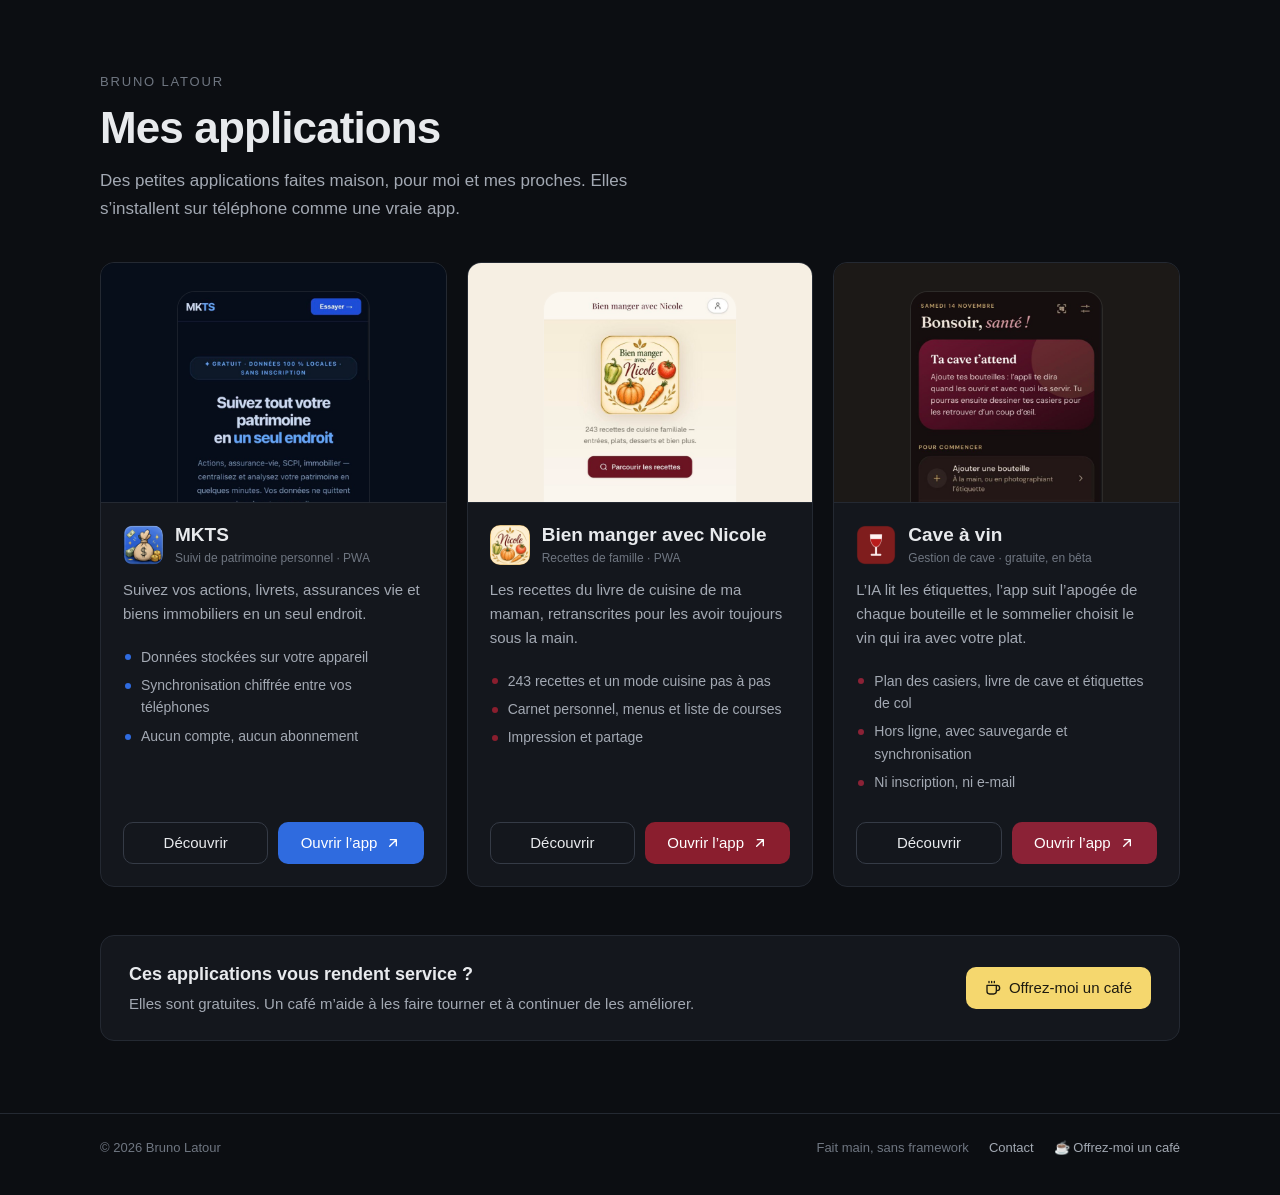
<file: index.html>
<!doctype html>
<html lang="fr">
<head>
  <meta charset="utf-8">
  <meta name="viewport" content="width=device-width, initial-scale=1">
  <title>Mes applications – Bruno Latour : patrimoine, cave à vin, recettes</title>
  <meta name="description" content="Trois applications faites maison à installer sur votre téléphone : MKTS pour suivre son patrimoine, Cave à vin pour gérer sa cave avec l’IA, et les recettes de Bien manger avec Nicole.">
  <link rel="canonical" href="https://blatourdev.github.io/">
  <meta property="og:type" content="website">
  <meta property="og:site_name" content="Applications de Bruno Latour">
  <meta property="og:locale" content="fr_FR">
  <meta property="og:url" content="https://blatourdev.github.io/">
  <meta property="og:title" content="Mes applications : patrimoine, cave à vin, recettes de famille">
  <meta property="og:description" content="Trois applications faites maison à installer sur votre téléphone : MKTS pour suivre son patrimoine, Cave à vin pour gérer sa cave avec l’IA, et les recettes de Bien manger avec Nicole.">
  <meta property="og:image" content="https://blatourdev.github.io/img/og-home.jpg">
  <meta property="og:image:width" content="1200">
  <meta property="og:image:height" content="630">
  <meta property="og:image:alt" content="Les applications de Bruno Latour : MKTS, Bien manger avec Nicole, Cave à vin">
  <meta name="twitter:card" content="summary_large_image">
  <meta name="theme-color" content="#0c0e12">
  <meta name="color-scheme" content="dark">
  <link rel="icon" type="image/png" href="img/mkts-icon.png">
  <link rel="stylesheet" href="style.css?v=3">
</head>
<body>
  <header class="wrap hero-home">
    <p class="eyebrow">Bruno Latour</p>
    <h1>Mes applications</h1>
    <p class="lead">Des petites applications faites maison, pour moi et mes proches. Elles s’installent sur téléphone comme une vraie app.</p>
  </header>

  <main class="wrap">
    <section class="grid" aria-label="Applications">

      <!-- MKTS -->
      <article class="card mkts">
        <a class="preview" href="mkts.html" aria-label="Découvrir MKTS"><img src="img/mkts.jpg" alt="" loading="lazy" width="554" height="1200"></a>
        <div class="body">
          <div class="title">
            <img src="img/mkts-icon.png" alt="" width="40" height="40">
            <div><h2><a href="mkts.html">MKTS</a></h2><p class="tag">Suivi de patrimoine personnel · PWA</p></div>
          </div>
          <p class="desc">Suivez vos actions, livrets, assurances vie et biens immobiliers en un seul endroit.</p>
          <ul class="features">
            <li>Données stockées sur votre appareil</li>
            <li>Synchronisation chiffrée entre vos téléphones</li>
            <li>Aucun compte, aucun abonnement</li>
          </ul>
          <div class="actions">
            <a class="btn btn-ghost" href="mkts.html">Découvrir</a>
            <a class="btn" href="https://mkts-pwa.vercel.app/" target="_blank" rel="noopener">Ouvrir l’app<svg viewBox="0 0 24 24" fill="none" stroke="currentColor" stroke-width="2" stroke-linecap="round" stroke-linejoin="round" aria-hidden="true"><path d="M7 17 17 7M8 7h9v9"/></svg></a>
          </div>
        </div>
      </article>

      <!-- Bien manger avec Nicole -->
      <article class="card nicole">
        <a class="preview" href="nicole.html" aria-label="Découvrir Bien manger avec Nicole"><img src="img/nicole.jpg" alt="" loading="lazy" width="554" height="1200"></a>
        <div class="body">
          <div class="title">
            <img src="img/nicole-icon.png" alt="" width="40" height="40">
            <div><h2><a href="nicole.html">Bien manger avec Nicole</a></h2><p class="tag">Recettes de famille · PWA</p></div>
          </div>
          <p class="desc">Les recettes du livre de cuisine de ma maman, retranscrites pour les avoir toujours sous la main.</p>
          <ul class="features">
            <li>243 recettes et un mode cuisine pas à pas</li>
            <li>Carnet personnel, menus et liste de courses</li>
            <li>Impression et partage</li>
          </ul>
          <div class="actions">
            <a class="btn btn-ghost" href="nicole.html">Découvrir</a>
            <a class="btn" href="https://www.bien-manger-avec-nicole.fr/" target="_blank" rel="noopener">Ouvrir l’app<svg viewBox="0 0 24 24" fill="none" stroke="currentColor" stroke-width="2" stroke-linecap="round" stroke-linejoin="round" aria-hidden="true"><path d="M7 17 17 7M8 7h9v9"/></svg></a>
          </div>
        </div>
      </article>

      <!-- Cave à vin -->
      <article class="card cave">
        <a class="preview" href="cave-a-vin.html" aria-label="Découvrir Cave à vin"><img src="img/cave.jpg" alt="" loading="lazy" width="554" height="1200"></a>
        <div class="body">
          <div class="title">
            <img src="img/cave-icon.png" alt="" width="40" height="40">
            <div><h2><a href="cave-a-vin.html">Cave à vin</a></h2><p class="tag">Gestion de cave · gratuite, en bêta</p></div>
          </div>
          <p class="desc">L’IA lit les étiquettes, l’app suit l’apogée de chaque bouteille et le sommelier choisit le vin qui ira avec votre plat.</p>
          <ul class="features">
            <li>Plan des casiers, livre de cave et étiquettes de col</li>
            <li>Hors ligne, avec sauvegarde et synchronisation</li>
            <li>Ni inscription, ni e-mail</li>
          </ul>
          <div class="actions">
            <a class="btn btn-ghost" href="cave-a-vin.html">Découvrir</a>
            <a class="btn" href="https://cave-a-vin.bruno-b49.workers.dev/" target="_blank" rel="noopener">Ouvrir l’app<svg viewBox="0 0 24 24" fill="none" stroke="currentColor" stroke-width="2" stroke-linecap="round" stroke-linejoin="round" aria-hidden="true"><path d="M7 17 17 7M8 7h9v9"/></svg></a>
          </div>
        </div>
      </article>

    </section>

    <aside class="coffee-box">
      <div>
        <h2>Ces applications vous rendent service ?</h2>
        <p>Elles sont gratuites. Un café m’aide à les faire tourner et à continuer de les améliorer.</p>
      </div>
      <a class="btn btn-coffee" href="https://buymeacoffee.com/blatourdev" target="_blank" rel="noopener">
        <svg viewBox="0 0 24 24" fill="none" stroke="currentColor" stroke-width="2" stroke-linecap="round" stroke-linejoin="round" aria-hidden="true"><path d="M17 8h1a4 4 0 0 1 0 8h-1M3 8h14v9a4 4 0 0 1-4 4H7a4 4 0 0 1-4-4zM6 2v2M10 2v2M14 2v2"/></svg>
        Offrez-moi un café
      </a>
    </aside>
  </main>

  <footer>
    <div class="wrap">
      <span>© 2026 Bruno Latour</span>
      <span class="foot-links"><span>Fait main, sans framework</span><a href="contact.html">Contact</a><a href="https://buymeacoffee.com/blatourdev" target="_blank" rel="noopener">☕ Offrez-moi un café</a></span>
    </div>
  </footer>
</body>
</html>
</file>
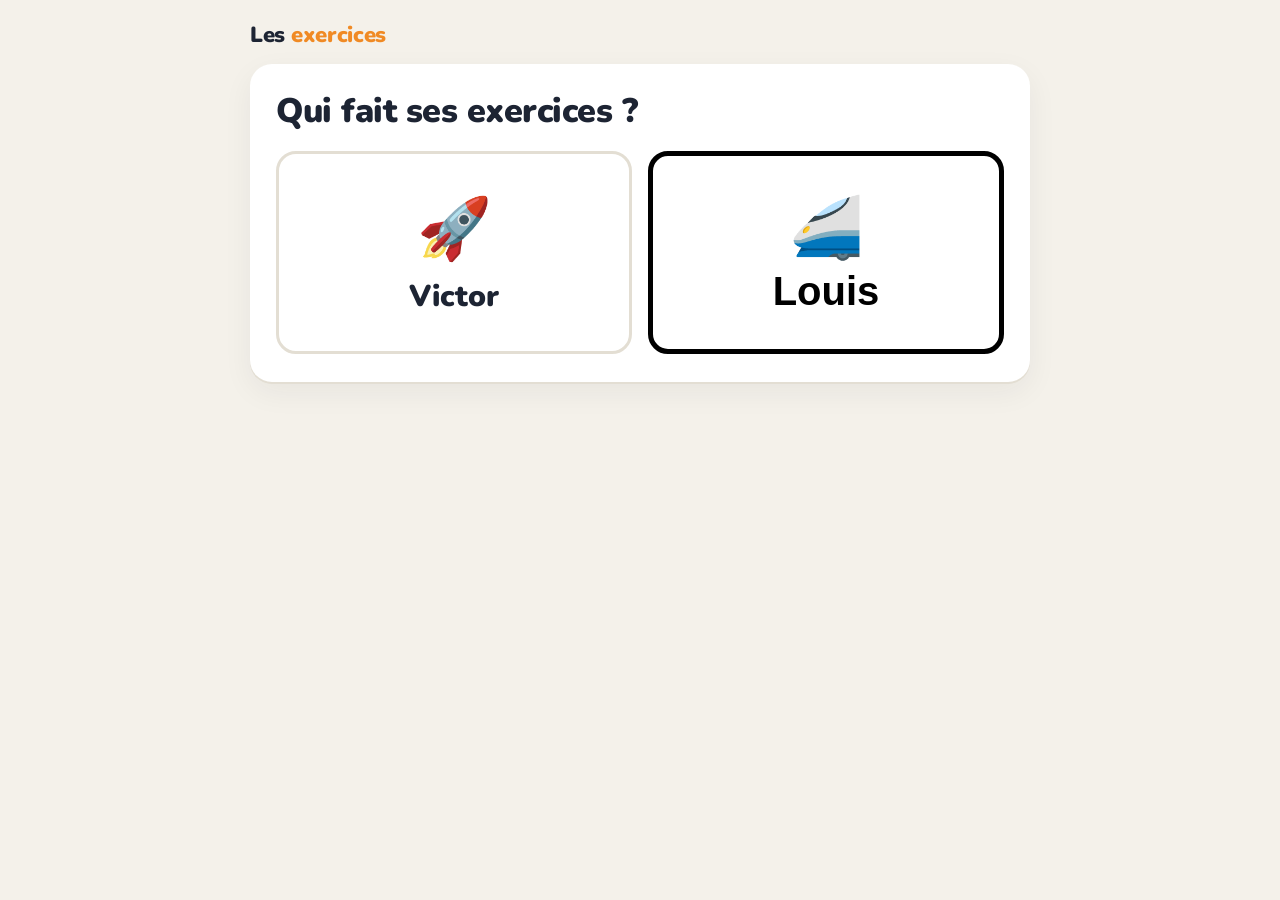
<file: exercices/index.html>
<!DOCTYPE html>
<html lang="fr">
<head>
<meta charset="utf-8">
<meta name="viewport" content="width=device-width, initial-scale=1">
<meta name="robots" content="noindex, nofollow">
<meta http-equiv="Cache-Control" content="no-cache, no-store, must-revalidate">
<meta http-equiv="Pragma" content="no-cache">
<meta http-equiv="Expires" content="0">
<title>Les exercices de Victor &amp; Louis</title>
<link rel="apple-touch-icon" id="touchIcon" href="icon-victor.png?v=2">
<link rel="icon" id="favIcon" type="image/png" href="icon-victor.png">
<meta name="apple-mobile-web-app-title" id="appTitle" content="Exercices">
<link rel="preconnect" href="https://fonts.googleapis.com">
<link href="https://fonts.googleapis.com/css2?family=Nunito:wght@500;700;800;900&display=swap" rel="stylesheet">
<style>
  :root{
    --bg:#F4F1EA; --ink:#1D2433; --muted:#5B6475; --card:#FFFFFF; --soft:#FAF8F3;
    --blue:#2457C5; --blue-dark:#173E93; --blue-soft:#E6EDFB; --orange:#F08A24; --orange-dark:#B8641A;
    --green:#1E8E4E; --green-soft:#E3F4EA; --green-ink:#14603A;
    --red:#C23B2E; --red-soft:#FBE7E4; --red-ink:#8E2A20; --hint-soft:#FFF4E5; --hint-ink:#8A4A0B; --line:#E3DED3;
    --font:"Nunito",system-ui,sans-serif;
    --fs-base:20px; --fs-prompt:26px; --fs-input:28px; --fs-btn:22px; --fs-opt:22px; --fs-h1:34px; --border:3px;
  }
  /* ---------- Mode accessible (Louis) ---------- */
  body.louis{
    --bg:#FFFFFF; --ink:#000000; --muted:#000000; --card:#FFFFFF; --soft:#FFFFFF;
    --blue:#0033A0; --blue-dark:#001F66; --blue-soft:#FFFFFF; --orange:#0033A0; --orange-dark:#001F66;
    --green-soft:#FFFFFF; --green-ink:#000000; --red-soft:#FFFFFF; --red-ink:#000000; --hint-soft:#FFFFFF; --hint-ink:#000000; --line:#000000;
    --font:Arial,Verdana,sans-serif;
    --fs-base:30px; --fs-prompt:40px; --fs-input:44px; --fs-btn:34px; --fs-opt:34px; --fs-h1:46px; --border:5px;
  }
  body.louis *{font-style:normal!important}
  body.louis .card{box-shadow:none;border:var(--border) solid #000}
  body.louis .fb{border:var(--border) solid #000}
  body.louis :focus-visible{outline:6px solid #FFB000!important;outline-offset:3px}

  *{box-sizing:border-box}
  html,body{margin:0;background:var(--bg);color:var(--ink);font-family:var(--font);-webkit-text-size-adjust:100%;font-size:var(--fs-base)}
  body{min-height:100vh;display:flex;justify-content:center;padding:20px 16px 40px}
  .wrap{width:100%;max-width:780px}
  :focus-visible{outline:4px solid var(--orange);outline-offset:2px}
  header{display:flex;align-items:center;justify-content:space-between;gap:12px;margin-bottom:14px;flex-wrap:wrap}
  .brand{font-weight:900;font-size:1.1em;letter-spacing:-.3px}
  .brand span{color:var(--orange)}
  .stats{display:flex;gap:10px;font-weight:800;font-size:.85em}
  .pill{background:var(--card);border:2px solid var(--line);border-radius:999px;padding:6px 14px;white-space:nowrap}
  .bar{height:12px;background:#E6E1D6;border-radius:99px;overflow:hidden;margin-bottom:18px}
  body.louis .bar{height:20px;background:#fff;border:3px solid #000}
  .bar i{display:block;height:100%;width:0;background:var(--blue);border-radius:99px;transition:width .4s}
  .card{background:var(--card);border-radius:22px;padding:28px 26px;box-shadow:0 2px 0 var(--line),0 10px 30px rgba(29,36,51,.06);margin-bottom:16px}
  .part{display:inline-block;font-weight:800;font-size:.7em;text-transform:uppercase;letter-spacing:.08em;color:var(--blue);background:var(--blue-soft);padding:6px 12px;border-radius:8px;margin-bottom:16px}
  body.louis .part{font-size:.8em;text-transform:none;letter-spacing:0;border:3px solid var(--blue)}
  .prompt{font-size:var(--fs-prompt);font-weight:800;line-height:1.35;margin:0 0 22px}
  .fr{display:inline-flex;flex-direction:column;align-items:center;vertical-align:middle;margin:0 4px;line-height:1.05}
  .fr b{display:block;padding:0 4px}
  .fr b:first-child{border-bottom:3px solid currentColor}
  .answer{display:flex;align-items:center;gap:14px;flex-wrap:wrap;font-size:var(--fs-prompt);font-weight:800}
  input{font:inherit;font-size:var(--fs-input);font-weight:800;text-align:center;color:var(--ink);background:var(--soft);border:var(--border) solid var(--line);border-radius:14px;padding:10px 12px;width:150px;outline:none;-webkit-appearance:none}
  body.louis input{width:220px}
  input:focus{border-color:var(--blue);background:#fff}
  .fbox{display:inline-flex;flex-direction:column;align-items:center;gap:6px}
  .fbox input{width:120px}
  .fbox .rule{width:140px;height:4px;background:var(--ink);border-radius:2px}
  .enc{display:flex;align-items:center;gap:14px;flex-wrap:wrap;font-size:1.4em;font-weight:800}
  .enc input{width:150px;text-align:center}
  .enc input.bad{border-style:dashed;border-color:var(--red)}
  body.louis .enc{gap:18px}
  .opts{display:grid;gap:12px;width:100%}
  .opt{font:inherit;font-size:var(--fs-opt);font-weight:700;text-align:left;background:var(--soft);border:var(--border) solid var(--line);border-radius:14px;padding:16px 18px;cursor:pointer;color:var(--ink);min-height:64px}
  .opt.sel{border-color:var(--blue);background:var(--blue-soft)}
  .opt.good{border-color:var(--green);background:var(--green-soft)}
  .opt.bad{border-color:var(--red);background:var(--red-soft)}
  .opt .mark{font-weight:900;margin-right:8px}
  .actions{display:flex;gap:12px;margin-top:24px;flex-wrap:wrap}
  .btn{font:inherit;font-size:var(--fs-btn);font-weight:900;border:none;border-radius:14px;padding:16px 28px;cursor:pointer;color:#fff;background:var(--blue);box-shadow:0 4px 0 var(--blue-dark);min-height:60px}
  .btn:active{transform:translateY(2px);box-shadow:0 2px 0 var(--blue-dark)}
  .btn.alt{background:#fff;color:var(--blue);border:3px solid var(--blue);box-shadow:none}
  .btn.go{background:var(--orange);box-shadow:0 4px 0 var(--orange-dark)}
  .fb{margin-top:20px;border-radius:14px;padding:16px 18px;font-size:1em;font-weight:700;line-height:1.45;display:none}
  .fb.show{display:block}
  .fb.ok{background:var(--green-soft);color:var(--green-ink)}
  .fb.ko{background:var(--red-soft);color:var(--red-ink)}
  .fb.hint{background:var(--hint-soft);color:var(--hint-ink)}
  .fb .t{font-weight:900;font-size:1.1em;display:block;margin-bottom:4px}
  h1{font-size:var(--fs-h1);font-weight:900;margin:0 0 8px;letter-spacing:-.5px;line-height:1.15}
  .lead{font-size:1em;line-height:1.5;color:var(--muted);margin:0 0 14px}
  .rules{list-style:none;padding:0;margin:18px 0 6px;display:grid;gap:10px}
  .rules li{font-size:.95em;background:var(--soft);border-radius:12px;padding:12px 14px;line-height:1.45}
  body.louis .rules li{border:3px solid #000}
  .rules li strong{color:var(--blue)}
  .end{text-align:center}
  .end .big{font-size:3.2em;font-weight:900;margin:6px 0;color:var(--blue)}
  .stars{font-size:2.3em;letter-spacing:6px;margin:6px 0 10px}
  .recap{text-align:left;margin-top:20px;display:grid;gap:8px}
  .recap div{display:flex;justify-content:space-between;gap:10px;font-size:.9em;background:var(--soft);border-radius:10px;padding:10px 14px}
  .link{font:inherit;font-size:.8em;font-weight:800;color:var(--blue);background:none;border:none;cursor:pointer;text-decoration:underline;padding:6px 0}
  .who{display:grid;grid-template-columns:1fr 1fr;gap:16px;margin-top:20px}
  .who button{font-family:"Nunito",system-ui,sans-serif;font-size:30px;font-weight:900;padding:34px 16px;border-radius:20px;cursor:pointer;border:3px solid var(--line);background:#fff;color:var(--ink)}
  .who button span{display:block;font-size:60px;margin-bottom:6px}
  .who .lo{font-family:Arial,Verdana,sans-serif;font-size:40px;border:5px solid #000;color:#000}
  .exlist{display:grid;gap:14px}
  .ex{display:flex;align-items:center;justify-content:space-between;gap:14px;text-align:left;font:inherit;background:var(--card);border:var(--border) solid var(--line);border-radius:18px;padding:20px 22px;cursor:pointer;color:var(--ink);width:100%}
  .ex.today{border-color:var(--orange)}
  body.louis .ex.today{border-color:#000;border-width:6px}
  .ex .tt{font-weight:900;font-size:1.05em;display:block}
  .ex .dd{font-size:.8em;color:var(--muted);display:block;margin-top:4px}
  .badge{display:inline-block;font-size:.65em;font-weight:900;color:#fff;background:var(--orange);border-radius:6px;padding:4px 8px;margin-bottom:6px}
  .ex .go{font-size:1.4em;font-weight:900;color:var(--blue)}
  .modal{position:fixed;inset:0;background:rgba(29,36,51,.45);display:none;align-items:center;justify-content:center;padding:16px;z-index:10}
  .modal.show{display:flex}
  .modal .card{max-width:640px;max-height:90vh;overflow:auto}
  .modal h2{margin:0 0 10px;font-size:1.3em}
  .pop{animation:pop .35s ease}
  @keyframes pop{0%{transform:scale(.97);opacity:.4}100%{transform:scale(1);opacity:1}}
  .shake{animation:shake .35s}
  @keyframes shake{25%{transform:translateX(-6px)}75%{transform:translateX(6px)}}
  body.louis .pop, body.louis .shake{animation:none}
  @media (prefers-reduced-motion:reduce){.pop,.shake{animation:none}.bar i{transition:none}}
  @media (max-width:520px){:root{--fs-prompt:22px;--fs-btn:19px}.who button{font-size:24px}}
  .sr{position:absolute;left:-9999px}
  /* ---------- Multiplication posée ---------- */
  .mult{display:inline-grid;gap:6px;font-size:var(--fs-input);font-weight:800;margin:0 auto}
  .mult .c{width:58px;height:66px;display:flex;align-items:center;justify-content:center}
  body.louis .mult .c{width:72px;height:80px}
  .mult .line{grid-column:1/-1;height:0;border-top:6px solid var(--ink);margin:2px 0}
  .mult input,body.louis .mult input{width:100%;min-width:0;height:100%;padding:0;border-radius:10px}
  .mult .car{height:52px}
  .mult .car input{font-size:.7em;border-style:solid;border-width:3px}
  .mult .bad{border-color:var(--red)!important;border-style:dashed!important;border-width:6px!important}
  .mwrap{width:100%;display:flex;justify-content:center}
</style>
</head>
<body>
<div class="wrap">
  <header id="hdr"></header>
  <div class="bar" id="barw" hidden><i id="bar"></i></div>
  <main id="app" aria-live="polite"></main>
</div>
<div class="modal" id="memo" role="dialog" aria-modal="true" aria-labelledby="memoT" onclick="if(event.target===this)closeMemo()">
  <div class="card"><h2 id="memoT">📘 À retenir</h2><ul class="rules" id="memoL"></ul>
  <div class="actions"><button class="btn" onclick="closeMemo()">J'ai compris</button></div></div>
</div>

<script>
/* =====================================================================
   EXERCICES — pour ajouter un exercice, ajouter un objet EN TÊTE de la
   liste de l'enfant (le premier = « Exercice du jour »).
   ===================================================================== */
const f=(n,d)=>`<span class="fr" aria-label="${n} sur ${d}"><b aria-hidden="true">${n}</b><b aria-hidden="true">${d}</b></span>`;

const P1="Décimal → fraction", P2="La division s'arrête ?", P3="Fraction · décimal · %", P4="Calcul de pourcentages", P5="Petits problèmes";
const C1="Les irréguliers", C2="Le radical change", C3="Les verbes en -dre";
const EXERCISES={
  victor:[
    {id:"present-3e-groupe-1", title:"Le présent du 3e groupe", date:"Mercredi 18 novembre 2026",
     memo:[
      "<strong>Terminaisons les plus fréquentes :</strong> -s, -s, -t, -ons, -ez, -ent (je dis, il dit, nous disons, ils disent).",
      "<strong>Verbes en -dre</strong> (attendre, répondre) : ils gardent le d et n'ont pas de t à il : il attend, il répond.",
      "<strong>Irréguliers :</strong> aller (je vais, tu vas, il va, nous allons, vous allez, ils vont), faire (vous faites, ils font), dire (vous dites).",
      "<strong>Le radical peut changer :</strong> prendre → nous prenons, ils prennent ; venir → je viens, ils viennent."
     ],
     parts:[C1,C2,C3],
     questions:[
      {part:C1,type:"txt",prompt:"<b>aller</b> — nous …",ans:["allons","nous allons"],hint:"Pour aller, seuls nous et vous sont « réguliers ».",expl:"nous <b>allons</b>"},
      {part:C1,type:"txt",prompt:"<b>aller</b> — ils …",ans:["vont","ils vont"],hint:"Ça ne ressemble pas du tout à « aller » !",expl:"ils <b>vont</b>"},
      {part:C1,type:"txt",prompt:"<b>faire</b> — vous …",ans:["faites","vous faites"],hint:"Comme « vous dites ».",expl:"vous <b>faites</b> (et pas « faisez » !)"},
      {part:C1,type:"txt",prompt:"<b>faire</b> — ils …",ans:["font","ils font"],hint:"Ça rime avec « ils vont ».",expl:"ils <b>font</b>"},
      {part:C1,type:"txt",prompt:"<b>dire</b> — vous …",ans:["dites","vous dites"],hint:"Comme « vous faites ».",expl:"vous <b>dites</b> (et pas « disez » !)"},
      {part:C2,type:"txt",prompt:"<b>prendre</b> — nous …",ans:["prenons","nous prenons"],hint:"Le d disparaît avec nous.",expl:"nous <b>prenons</b>"},
      {part:C2,type:"txt",prompt:"<b>prendre</b> — ils …",ans:["prennent","ils prennent"],hint:"Deux n !",expl:"ils <b>prennent</b>"},
      {part:C2,type:"txt",prompt:"<b>venir</b> — je …",ans:["viens","je viens"],hint:"Le radical devient vien-.",expl:"je <b>viens</b>"},
      {part:C2,type:"txt",prompt:"<b>venir</b> — ils …",ans:["viennent","ils viennent"],hint:"Deux n, comme « ils prennent ».",expl:"ils <b>viennent</b>"},
      {part:C2,type:"txt",prompt:"<b>voir</b> — nous …",ans:["voyons","nous voyons"],hint:"Le i devient y avec nous et vous.",expl:"nous <b>voyons</b>"},
      {part:C2,type:"txt",prompt:"<b>voir</b> — ils …",ans:["voient","ils voient"],hint:"Ici le i revient : voi-…",expl:"ils <b>voient</b>"},
      {part:C3,type:"txt",prompt:"<b>attendre</b> — il …",ans:["attend","il attend"],hint:"Le d reste, pas de t à la fin.",expl:"il <b>attend</b>"},
      {part:C3,type:"txt",prompt:"<b>attendre</b> — tu …",ans:["attends","tu attends"],hint:"Avec tu, toujours un s.",expl:"tu <b>attends</b>"},
      {part:C3,type:"txt",prompt:"<b>répondre</b> — il …",ans:["répond","il répond"],hint:"Comme « il attend ».",expl:"il <b>répond</b>"},
      {part:C3,type:"txt",prompt:"<b>répondre</b> — vous …",ans:["répondez","vous répondez"],hint:"Avec vous : -ez.",expl:"vous <b>répondez</b>"}
     ]},
    {id:"fractions-2", title:"Fractions et pourcentages (2)", date:"Mercredi 18 novembre 2026",
     memo:[
      "<strong>1.</strong> Un nombre décimal <strong>peut toujours s'écrire</strong> sous forme de fraction : 0,9 = 9/10 ; 0,45 = 45/100.",
      "<strong>2.</strong> Une fraction ne donne <strong>pas toujours</strong> un nombre décimal : 3/4 = 0,75 (la division s'arrête), mais 1/6 = 0,1666… (les 6 ne s'arrêtent jamais).",
      "<strong>3.</strong> Un pourcentage est une fraction sur 100 : 40 % = 40/100 = 0,4. Pour 40 % de 50 : 50 × 40 ÷ 100 = 20."
     ],
     parts:[P1,P2,P3,P4,P5],
     questions:[
      {part:P1,type:"frac",prompt:"Écris <u>0,9</u> sous forme de fraction.",val:0.9,hint:"9 dixièmes.",expl:"0,9 = "+f(9,10)},
      {part:P1,type:"frac",prompt:"Écris <u>0,45</u> sous forme de fraction.",val:0.45,hint:"Deux chiffres après la virgule → des centièmes.",expl:"0,45 = "+f(45,100)},
      {part:P1,type:"frac",prompt:"Écris <u>1,7</u> sous forme de fraction.",val:1.7,hint:"1,7 = 17 dixièmes.",expl:"1,7 = "+f(17,10)},
      {part:P1,type:"frac",prompt:"Écris <u>0,06</u> sous forme de fraction.",val:0.06,hint:"Attention au zéro : 6 centièmes.",expl:"0,06 = "+f(6,100)},
      {part:P1,type:"frac",prompt:"Écris <u>3,25</u> sous forme de fraction.",val:3.25,hint:"3,25 = 325 centièmes.",expl:"3,25 = "+f(325,100)+" = "+f(13,4)},
      {part:P2,type:"qcm",prompt:"Que vaut "+f(5,4)+" ?",opts:["5,4","1,25","La division ne s'arrête jamais"],ok:1,hint:"Pose 5 ÷ 4 : 5 ÷ 4 = 1 reste 1, puis 10 ÷ 4…",expl:"5 ÷ 4 = 1,25 : nombre décimal."},
      {part:P2,type:"qcm",prompt:"Que vaut "+f(1,6)+" ?",opts:["0,16","0,6","La division ne s'arrête jamais"],ok:2,hint:"Pose 1 ÷ 6 : 10 ÷ 6 = 1 reste 4, 40 ÷ 6 = 6 reste 4… et ça recommence.",expl:"1 ÷ 6 = 0,1666… : pas un nombre décimal."},
      {part:P2,type:"qcm",prompt:"Que vaut "+f(3,5)+" ?",opts:["0,6","0,35","La division ne s'arrête jamais"],ok:0,hint:"Pose 3 ÷ 5 : 30 ÷ 5 = 6.",expl:"3 ÷ 5 = 0,6 : nombre décimal."},
      {part:P2,type:"qcm",prompt:"Que vaut "+f(4,9)+" ?",opts:["0,49","La division ne s'arrête jamais","0,4"],ok:1,hint:"Pose 4 ÷ 9 : 40 ÷ 9 = 4 reste 4… et ça recommence.",expl:"4 ÷ 9 = 0,444… : pas un nombre décimal."},
      {part:P3,type:"num",prompt:f(1,2)+" = combien de % ?",val:50,unit:"%",hint:"1/2 = 0,5 = 50 centièmes.",expl:f(1,2)+" = 0,5 = 50 %"},
      {part:P3,type:"num",prompt:"0,4 = combien de % ?",val:40,unit:"%",hint:"0,4 = 0,40 = 40 centièmes.",expl:"0,4 = "+f(40,100)+" = 40 %"},
      {part:P3,type:"num",prompt:"15 % = quel nombre décimal ?",val:0.15,hint:"15 % = 15 centièmes.",expl:"15 % = "+f(15,100)+" = 0,15"},
      {part:P3,type:"num",prompt:f(3,5)+" = combien de % ?",val:60,unit:"%",hint:"3/5 = 0,6.",expl:f(3,5)+" = 0,6 = 60 %"},
      {part:P3,type:"num",prompt:"5 % = quel nombre décimal ?",val:0.05,hint:"5 centièmes : attention au zéro.",expl:"5 % = "+f(5,100)+" = 0,05"},
      {part:P4,type:"num",prompt:"10 % de 90 = ?",val:9,hint:"10 %, c'est diviser par 10.",expl:"90 ÷ 10 = 9"},
      {part:P4,type:"num",prompt:"50 % de 46 = ?",val:23,hint:"50 %, c'est la moitié.",expl:"46 ÷ 2 = 23"},
      {part:P4,type:"num",prompt:"25 % de 60 = ?",val:15,hint:"25 %, c'est le quart.",expl:"60 ÷ 4 = 15"},
      {part:P4,type:"num",prompt:"20 % de 35 = ?",val:7,hint:"10 % de 35 = 3,5. Et 20 %, le double.",expl:"35 × 20 ÷ 100 = 7"},
      {part:P4,type:"num",prompt:"30 % de 50 = ?",val:15,hint:"10 % de 50 = 5. Et 30 %, 3 fois plus.",expl:"50 × 30 ÷ 100 = 15"},
      {part:P4,type:"num",prompt:"75 % de 12 = ?",val:9,hint:"25 % de 12 = 3. Et 75 %, 3 fois plus.",expl:"12 × 75 ÷ 100 = 9"},
      {part:P5,type:"num",prompt:"Un jeu coûte 40 €. Il est soldé à −25 %. Combien coûte-t-il maintenant ?",val:30,unit:"€",hint:"Calcule 25 % de 40 €, puis enlève-le.",expl:"25 % de 40 € = 10 €. 40 − 10 = 30 €."},
      {part:P5,type:"num",prompt:"Sur 20 questions, Victor a 15 bonnes réponses. Quel pourcentage ?",val:75,unit:"%",hint:"15 sur 20 = "+f(15,20)+". Multiplie en haut et en bas par 5.",expl:f(15,20)+" = "+f(75,100)+" = 75 %"},
      {part:P5,type:"num",prompt:"Une pizza a 8 parts. Louis en mange 2. Quel pourcentage de la pizza ?",val:25,unit:"%",hint:"2 sur 8 = "+f(2,8)+" = "+f(1,4)+".",expl:f(2,8)+" = "+f(1,4)+" = 0,25 = 25 %"}
     ]},
    {id:"fractions-1", title:"Fractions, décimaux et pourcentages", date:"Lundi 16 novembre 2026",
     memo:[
      "<strong>1.</strong> Un nombre décimal <strong>peut toujours s'écrire</strong> sous forme de fraction : 0,7 = 7/10 ; 2,35 = 235/100.",
      "<strong>2.</strong> Mais une fraction ne donne <strong>pas toujours</strong> un nombre décimal : 1/4 = 0,25 (la division s'arrête), mais 1/3 = 0,3333… (les 3 ne s'arrêtent jamais).",
      "<strong>3.</strong> Un pourcentage, c'est une fraction sur 100 : 25 % = 25/100 = 0,25. Pour 25 % de 80 : 80 × 25 ÷ 100 = 20."
     ],
     parts:[P1,P2,P3,P4,P5],
     questions:[
      {part:P1,type:"frac",prompt:"Écris <u>0,7</u> sous forme de fraction.",val:0.7,hint:"0,7 = 7 dixièmes. Le dénominateur est 10.",expl:"0,7 = "+f(7,10)},
      {part:P1,type:"frac",prompt:"Écris <u>0,25</u> sous forme de fraction.",val:0.25,hint:"Deux chiffres après la virgule → des centièmes (dénominateur 100).",expl:"0,25 = "+f(25,100)+" = "+f(1,4)},
      {part:P1,type:"frac",prompt:"Écris <u>1,3</u> sous forme de fraction.",val:1.3,hint:"1,3 = 13 dixièmes.",expl:"1,3 = "+f(13,10)},
      {part:P1,type:"frac",prompt:"Écris <u>2,45</u> sous forme de fraction.",val:2.45,hint:"2,45 = 245 centièmes.",expl:"2,45 = "+f(245,100)},
      {part:P1,type:"frac",prompt:"Écris <u>0,08</u> sous forme de fraction.",val:0.08,hint:"Attention au zéro : 0,08 = 8 centièmes.",expl:"0,08 = "+f(8,100)},
      {part:P1,type:"frac",prompt:"Écris <u>3,5</u> sous forme de fraction.",val:3.5,hint:"3,5 = 35 dixièmes.",expl:"3,5 = "+f(35,10)+" = "+f(7,2)},
      {part:P2,type:"qcm",prompt:"Que vaut "+f(3,4)+" ?",opts:["0,34","0,75","La division ne s'arrête jamais"],ok:1,hint:"Pose 3 ÷ 4 : 30 ÷ 4 = 7 reste 2, puis 20 ÷ 4 = 5.",expl:"3 ÷ 4 = 0,75. La division s'arrête : c'est un nombre décimal."},
      {part:P2,type:"qcm",prompt:"Que vaut "+f(1,5)+" ?",opts:["0,15","La division ne s'arrête jamais","0,2"],ok:2,hint:"Pose 1 ÷ 5 : 10 ÷ 5 = 2.",expl:"1 ÷ 5 = 0,2. C'est un nombre décimal."},
      {part:P2,type:"qcm",prompt:"Que vaut "+f(1,3)+" ?",opts:["0,13","0,3","La division ne s'arrête jamais"],ok:2,hint:"Pose 1 ÷ 3 : 10 ÷ 3 = 3 reste 1… puis encore 10 ÷ 3 = 3 reste 1… Tu vois ?",expl:"1 ÷ 3 = 0,3333… Le reste vaut toujours 1, les 3 ne s'arrêtent jamais : 1/3 n'est <b>pas</b> un nombre décimal."},
      {part:P2,type:"qcm",prompt:"Que vaut "+f(7,2)+" ?",opts:["3,5","7,2","La division ne s'arrête jamais"],ok:0,hint:"7 ÷ 2 : la moitié de 7.",expl:"7 ÷ 2 = 3,5. C'est un nombre décimal."},
      {part:P2,type:"qcm",prompt:"Que vaut "+f(2,3)+" ?",opts:["0,23","La division ne s'arrête jamais","0,6"],ok:1,hint:"Pose 2 ÷ 3 : 20 ÷ 3 = 6 reste 2… et ça recommence.",expl:"2 ÷ 3 = 0,6666… Ça ne s'arrête jamais : pas un nombre décimal."},
      {part:P3,type:"num",prompt:f(1,4)+" = combien de % ?",val:25,unit:"%",hint:"1/4 = 0,25 = 25 centièmes.",expl:f(1,4)+" = 0,25 = 25 %"},
      {part:P3,type:"frac",prompt:"Écris <u>0,1</u> sous forme de fraction.",val:0.1,hint:"0,1 = 1 dixième.",expl:"0,1 = "+f(1,10)+" = 10 %"},
      {part:P3,type:"num",prompt:"75 % = quel nombre décimal ?",val:0.75,hint:"75 % = 75/100 = 75 centièmes.",expl:"75 % = "+f(75,100)+" = 0,75 = "+f(3,4)},
      {part:P3,type:"num",prompt:f(3,10)+" = combien de % ?",val:30,unit:"%",hint:"3/10 = 0,3 = 30/100.",expl:f(3,10)+" = 0,3 = 30 %"},
      {part:P3,type:"num",prompt:f(1,5)+" = quel nombre décimal ?",val:0.2,hint:"Pose 1 ÷ 5.",expl:f(1,5)+" = 0,2 = 20 %"},
      {part:P4,type:"num",prompt:"50 % de 30 = ?",val:15,hint:"50 %, c'est la moitié.",expl:"30 × 50 ÷ 100 = 15 (la moitié de 30)"},
      {part:P4,type:"num",prompt:"10 % de 70 = ?",val:7,hint:"10 %, c'est diviser par 10.",expl:"70 ÷ 10 = 7"},
      {part:P4,type:"num",prompt:"25 % de 80 = ?",val:20,hint:"25 %, c'est le quart : divise par 4.",expl:"80 ÷ 4 = 20"},
      {part:P4,type:"num",prompt:"20 % de 15 € = ?",val:3,unit:"€",hint:"10 % de 15, c'est 1,5. Et 20 %, c'est le double.",expl:"15 × 20 ÷ 100 = 3 €"},
      {part:P4,type:"num",prompt:"75 % de 40 = ?",val:30,hint:"25 % de 40 = 10. Et 75 %, c'est 3 fois plus.",expl:"40 × 75 ÷ 100 = 30"},
      {part:P5,type:"num",prompt:"Victor gagne 5 € en lavant la voiture. Il dépense 20 % en bonbons. Combien lui <u>reste</u>-t-il ?",val:4,unit:"€",hint:"Calcule d'abord 20 % de 5 €, puis enlève-le de 5 €.",expl:"20 % de 5 € = 1 €. Il reste 5 − 1 = 4 €."},
      {part:P5,type:"num",prompt:"Dans une classe de 25 élèves, 40 % font du sport le mercredi. Combien d'élèves ?",val:10,unit:"élèves",hint:"25 × 40 ÷ 100.",expl:"25 × 40 ÷ 100 = 10 élèves"},
      {part:P5,type:"num",prompt:"Louis a lu 3 chapitres sur 4. Quel pourcentage du livre a-t-il lu ?",val:75,unit:"%",hint:"3 sur 4, c'est "+f(3,4)+". Et 3/4 = 0,75.",expl:f(3,4)+" = 0,75 = 75 %"}
     ]}
  ],
  louis:[
    {id:"encadrer-1", title:"Encadrer un nombre", date:"Mercredi 18 novembre 2026",
     memo:[
      "<strong>Entre 2 dizaines :</strong> je regarde la dizaine avant et la dizaine après.",
      "<strong>Exemple :</strong> 630 &lt; 635 &lt; 640.",
      "<strong>Entre 2 centaines :</strong> je regarde la centaine avant et la centaine après.",
      "<strong>Exemple :</strong> 600 &lt; 635 &lt; 700."
     ],
     parts:["Entre 2 dizaines","Entre 2 centaines"],
     questions:[
      {part:"Entre 2 dizaines",type:"enc",n:247,step:10,prompt:"Encadre 247<br>entre 2 dizaines.",hint:"La dizaine avant 247 finit par 0 : 240.<br>La dizaine après : 250.",expl:"<b>240 &lt; 247 &lt; 250</b>"},
      {part:"Entre 2 dizaines",type:"enc",n:583,step:10,prompt:"Encadre 583<br>entre 2 dizaines.",hint:"La dizaine avant 583 : 580.<br>La dizaine après : 590.",expl:"<b>580 &lt; 583 &lt; 590</b>"},
      {part:"Entre 2 dizaines",type:"enc",n:718,step:10,prompt:"Encadre 718<br>entre 2 dizaines.",hint:"La dizaine avant 718 : 710.<br>La dizaine après : 720.",expl:"<b>710 &lt; 718 &lt; 720</b>"},
      {part:"Entre 2 centaines",type:"enc",n:462,step:100,prompt:"Encadre 462<br>entre 2 centaines.",hint:"Une centaine finit par 00.<br>Avant 462 : 400. Après : 500.",expl:"<b>400 &lt; 462 &lt; 500</b>"},
      {part:"Entre 2 centaines",type:"enc",n:815,step:100,prompt:"Encadre 815<br>entre 2 centaines.",hint:"Avant 815 : 800.<br>Après : 900.",expl:"<b>800 &lt; 815 &lt; 900</b>"},
      {part:"Entre 2 centaines",type:"enc",n:139,step:100,prompt:"Encadre 139<br>entre 2 centaines.",hint:"Avant 139 : 100.<br>Après : 200.",expl:"<b>100 &lt; 139 &lt; 200</b>"}
     ]},
    {id:"etre-avoir-1", title:"Être ou avoir ?", date:"Mercredi 18 novembre 2026",
     memo:[
      "<strong>Être :</strong> je suis, tu es, il est, nous sommes, vous êtes, ils sont.",
      "<strong>Avoir :</strong> j'ai, tu as, il a, nous avons, vous avez, ils ont.",
      "<strong>Astuce :</strong> regarde d'abord le petit mot devant (je, tu, il, nous, vous, ils)."
     ],
     parts:["Être ou avoir"],
     questions:[
      {part:"Être ou avoir",type:"qcm",prompt:"Je <span aria-label='trou'>……</span> content.",opts:["suis","ai","es"],ok:0,hint:"Être, avec je : je …",expl:"Je <b>suis</b> content. (verbe être)"},
      {part:"Être ou avoir",type:"qcm",prompt:"Tu <span aria-label='trou'>……</span> un chat noir.",opts:["es","as","a"],ok:1,hint:"Avoir, avec tu : tu …",expl:"Tu <b>as</b> un chat noir. (verbe avoir)"},
      {part:"Être ou avoir",type:"qcm",prompt:"Il <span aria-label='trou'>……</span> dans sa chambre.",opts:["a","es","est"],ok:2,hint:"Être, avec il : il …",expl:"Il <b>est</b> dans sa chambre. (verbe être)"},
      {part:"Être ou avoir",type:"qcm",prompt:"Nous <span aria-label='trou'>……</span> faim.",opts:["avons","sommes","ont"],ok:0,hint:"Avoir, avec nous : nous …",expl:"Nous <b>avons</b> faim. (verbe avoir)"},
      {part:"Être ou avoir",type:"qcm",prompt:"Ils <span aria-label='trou'>……</span> en vacances.",opts:["ont","sont","est"],ok:1,hint:"Être, avec ils : ils …",expl:"Ils <b>sont</b> en vacances. (verbe être)"}
     ]},
    {id:"a-ou-a-1", title:"a ou à ?", date:"Mercredi 18 novembre 2026",
     memo:[
      "<strong>a</strong> (sans accent) : c'est le verbe avoir. Je peux le remplacer par <strong>avait</strong>.",
      "<strong>à</strong> (avec accent) : je ne peux pas le remplacer par avait.",
      "<strong>Exemple :</strong> Louis a un vélo → Louis avait un vélo : ça marche, donc <strong>a</strong>."
     ],
     parts:["a ou à"],
     questions:[
      {part:"a ou à",type:"qcm",prompt:"Louis <span aria-label='trou'>……</span> un ballon.",opts:["a","à"],ok:0,hint:"Essaie : « Louis avait un ballon ». Ça marche ?",expl:"Louis avait un ballon : ça marche. Donc <b>a</b>."},
      {part:"a ou à",type:"qcm",prompt:"Je vais <span aria-label='trou'>……</span> l'école.",opts:["a","à"],ok:1,hint:"Essaie : « Je vais avait l'école ». Ça marche ?",expl:"« Je vais avait l'école » : ça ne marche pas. Donc <b>à</b>."},
      {part:"a ou à",type:"qcm",prompt:"Maman <span aria-label='trou'>……</span> froid.",opts:["a","à"],ok:0,hint:"Essaie : « Maman avait froid ». Ça marche ?",expl:"Maman avait froid : ça marche. Donc <b>a</b>."},
      {part:"a ou à",type:"qcm",prompt:"Il joue <span aria-label='trou'>……</span> la balle.",opts:["a","à"],ok:1,hint:"Essaie : « Il joue avait la balle ». Ça marche ?",expl:"« Il joue avait la balle » : ça ne marche pas. Donc <b>à</b>."},
      {part:"a ou à",type:"qcm",prompt:"Victor <span aria-label='trou'>……</span> fini ses devoirs.",opts:["a","à"],ok:0,hint:"Essaie : « Victor avait fini ses devoirs ». Ça marche ?",expl:"Victor avait fini ses devoirs : ça marche. Donc <b>a</b>."}
     ]},
    {id:"mult-2chiffres-1", title:"Multiplications à 2 chiffres", date:"Lundi 16 novembre 2026",
     memo:[
      "<strong>1.</strong> Ligne 1 : je multiplie par le chiffre des <strong>unités</strong>.",
      "<strong>2.</strong> Ligne 2 : je multiplie par le chiffre des <strong>dizaines</strong>. Je commence par écrire un <strong>0</strong> aux unités, car je multiplie des dizaines.",
      "<strong>3.</strong> J'<strong>additionne</strong> les deux lignes pour avoir le résultat.",
      "<strong>Retenues :</strong> une rangée de cases pour chaque ligne. Celle du bas sert à la ligne 1, celle du haut à la ligne 2."
     ],
     parts:["Multiplications"],
     questions:[
      {part:"Multiplications",type:"mult",a:347,b:26,
       hint:"Ligne 1 : 347 × 6. Commence par 7 × 6 = 42 : j'écris 2, je retiens 4.<br>Ligne 2 : 347 × 2, après le 0.<br>Puis additionne les deux lignes.",
       expl:"Ligne 1 : 347 × 6 = 2 082<br>Ligne 2 : 347 × 2 = 694, avec le 0 : 6 940<br>2 082 + 6 940 = 9 022<br><b>347 × 26 = 9 022</b>"},
      {part:"Multiplications",type:"mult",a:2586,b:34,
       hint:"Ligne 1 : 2 586 × 4. Commence par 6 × 4 = 24 : j'écris 4, je retiens 2.<br>Ligne 2 : 2 586 × 3, après le 0.<br>Puis additionne les deux lignes.",
       expl:"Ligne 1 : 2 586 × 4 = 10 344<br>Ligne 2 : 2 586 × 3 = 7 758, avec le 0 : 77 580<br>10 344 + 77 580 = 87 924<br><b>2 586 × 34 = 87 924</b>"},
      {part:"Multiplications",type:"mult",a:13478,b:57,
       hint:"Ligne 1 : 13 478 × 7. Commence par 8 × 7 = 56 : j'écris 6, je retiens 5.<br>Ligne 2 : 13 478 × 5, après le 0.<br>Puis additionne les deux lignes.",
       expl:"Ligne 1 : 13 478 × 7 = 94 346<br>Ligne 2 : 13 478 × 5 = 67 390, avec le 0 : 673 900<br>94 346 + 673 900 = 768 246<br><b>13 478 × 57 = 768 246</b>"}
     ]},
    {id:"mult-retenue-1", title:"Multiplications avec retenue", date:"Lundi 16 novembre 2026",
     memo:[
      "<strong>1.</strong> On commence <strong>toujours par les unités</strong>, tout à droite.",
      "<strong>2.</strong> Je multiplie le chiffre, puis <strong>j'ajoute la retenue</strong> s'il y en a une.",
      "<strong>3.</strong> Si je trouve un nombre à 2 chiffres : j'écris le chiffre des unités, et je retiens l'autre en haut de la colonne suivante.",
      "<strong>Exemple :</strong> 8 × 4 = 32. J'écris 2, je retiens 3."
     ],
     parts:["Multiplications"],
     questions:[
      {part:"Multiplications",type:"mult",a:478,b:4,
       hint:"Commence par les unités : 8 × 4 = 32. J'écris 2, je retiens 3.<br>Puis 7 × 4 = 28, plus 3 = 31.",
       expl:"8 × 4 = 32 : j'écris 2, je retiens 3.<br>7 × 4 = 28, + 3 = 31 : j'écris 1, je retiens 3.<br>4 × 4 = 16, + 3 = 19 : j'écris 19.<br><b>478 × 4 = 1 912</b>"},
      {part:"Multiplications",type:"mult",a:4857,b:3,
       hint:"Commence par les unités : 7 × 3 = 21. J'écris 1, je retiens 2.<br>Puis 5 × 3 = 15, plus 2 = 17.",
       expl:"7 × 3 = 21 : j'écris 1, je retiens 2.<br>5 × 3 = 15, + 2 = 17 : j'écris 7, je retiens 1.<br>8 × 3 = 24, + 1 = 25 : j'écris 5, je retiens 2.<br>4 × 3 = 12, + 2 = 14 : j'écris 14.<br><b>4 857 × 3 = 14 571</b>"},
      {part:"Multiplications",type:"mult",a:23769,b:5,
       hint:"Commence par les unités : 9 × 5 = 45. J'écris 5, je retiens 4.<br>Puis 6 × 5 = 30, plus 4 = 34.",
       expl:"9 × 5 = 45 : j'écris 5, je retiens 4.<br>6 × 5 = 30, + 4 = 34 : j'écris 4, je retiens 3.<br>7 × 5 = 35, + 3 = 38 : j'écris 8, je retiens 3.<br>3 × 5 = 15, + 3 = 18 : j'écris 8, je retiens 1.<br>2 × 5 = 10, + 1 = 11 : j'écris 11.<br><b>23 769 × 5 = 118 845</b>"}
     ]}
  ]
};
/* Multiplication posée : retenues (facultatives) + résultat chiffre par chiffre */
const COLS=["unités","dizaines","centaines","unités de mille","dizaines de mille","centaines de mille","unités de millions"];
const sp=n=>String(n).replace(/\B(?=(\d{3})+(?!\d))/g," ");
function multRows(q){ // lignes à remplir : partiels (si multiplicateur à 2 chiffres ou +) puis résultat
  const B=String(q.b), rows=[];
  if(B.length>1) for(let i=0;i<B.length;i++) rows.push({r:String(i),shift:i,val:String(q.a*+B[B.length-1-i]),name:"ligne "+(i+1)});
  rows.push({r:"f",shift:0,val:String(q.a*q.b),name:"résultat"});
  return rows;
}
function multExp(q,el){const row=multRows(q).find(x=>x.r===el.dataset.r), k=+el.dataset.p-row.shift; return row.val[row.val.length-1-k];}
function multGrid(q){
  const A=String(q.a), B=String(q.b), rows=multRows(q);
  const n=Math.max(A.length,B.length,...rows.map(x=>x.val.length+x.shift));
  const cell=(c,cls="")=>`<div class="c ${cls}">${c}</div>`;
  const line=()=>`<div class="line" aria-hidden="true"></div>`;
  const row=(op,fn,cls="")=>{let h=cell(op?`<span aria-hidden="true">${op}</span>`:"",cls);for(let j=0;j<n;j++)h+=fn(n-1-j);return h;};
  const inp=(cls,lab,extra="")=>`<input class="${cls}" ${extra} inputmode="numeric" maxlength="1" autocomplete="off" aria-label="${lab}">`;
  let h="";
  for(let c=B.length-1;c>=0;c--) h+=row("",p=>(p>=1&&p<A.length)?cell(inp("cy",`retenue${B.length>1?" de la ligne "+(c+1):""} au-dessus des ${COLS[p]}, facultatif`),"car"):cell("","car"),"car");
  h+=row("",p=>cell(p<A.length?`<span aria-hidden="true">${A[A.length-1-p]}</span>`:""));
  h+=row("×",p=>cell(p<B.length?`<span aria-hidden="true">${B[B.length-1-p]}</span>`:""));
  h+=line();
  rows.forEach((x,k)=>{
    if(x.r==="f"&&rows.length>1) h+=line();
    const op=(x.r!=="f"&&k===rows.length-2)?"+":"";
    h+=row(op,p=>{
      if(p<x.shift) return cell(`<span aria-label="zéro déjà écrit">0</span>`);
      if(p<x.shift+x.val.length) return cell(inp("res",`${x.name}, chiffre des ${COLS[p]}`,`data-r="${x.r}" data-p="${p}"`));
      return cell("");
    });
  });
  return `<div class="mwrap"><div class="mult" style="grid-template-columns:repeat(${n+1},auto)">${h}</div></div>`;
}
const KIDS={victor:{name:"Victor",emoji:"🚀"},louis:{name:"Louis",emoji:"🚄"}};

/* ===================== Moteur ===================== */
const app=document.getElementById("app"), hdr=document.getElementById("hdr"), barw=document.getElementById("barw");
let kid=null, ex=null, i=-1, score=0, streak=0, best=0, tries=0, done=false, sel=null, perPart={};
/* Compte rendu pour papa : envoyé au Worker Cloudflare « exercices » (base D1) en fin de partie */
const RESULTS_URL="https://exercices.bruno-b49.workers.dev/score";
let t0=0, hints=0, given=0, errs=[], sent=false;
const plain=h=>{const d=document.createElement("div");d.innerHTML=String(h).replace(/<br\s*\/?>/gi," ");return d.textContent.replace(/\s+/g," ").trim().slice(0,200)};
function given_answer(q){
  const v=id=>{const e=document.getElementById(id);return e?e.value.trim():""};
  if(q.type==="frac") return v("n")+"/"+v("d");
  if(q.type==="enc") return v("lo")+" < "+q.n+" < "+v("hi");
  if(q.type==="txt"||q.type==="num") return v("v");
  if(q.type==="mult") return [...document.querySelectorAll("#card .res[data-r='f']")].map(c=>c.value).join("")||"(grille)";
  return sel!==null&&q.opts?plain(q.opts[sel]):"";
}
function store(k,f){try{const a=JSON.parse(localStorage.getItem(k)||"[]");const r=f(a);localStorage.setItem(k,JSON.stringify(r));}catch(e){}}
function post(d){return fetch(RESULTS_URL,{method:"POST",headers:{"Content-Type":"text/plain"},body:JSON.stringify(d),keepalive:true}).then(r=>{if(!r.ok)throw 0;})}
function flushQueue(){
  let q=[];try{q=JSON.parse(localStorage.getItem("exo_queue")||"[]")}catch(e){}
  if(!q.length) return;
  try{localStorage.setItem("exo_queue","[]")}catch(e){}
  q.forEach(d=>post(d).catch(()=>store("exo_queue",a=>a.concat([d]).slice(-50))));
}
function sendResult(finished){
  if(sent||!ex||i<0) return; sent=true;
  const d={enfant:kid, exercice_id:ex.id, exercice_titre:ex.title, score, total:ex.questions.length*2,
    indices:hints, reponses_donnees:given, duree_s:Math.round((Date.now()-t0)/1000), erreurs:errs, termine:finished,
    questions_faites:finished?ex.questions.length:i, joue_le:new Date().toISOString()};
  store("exo_history",a=>a.concat([d]).slice(-200));
  const st=document.getElementById("sendst");
  post(d).then(()=>{if(st)st.textContent="✔ Ton score est envoyé à papa."})
    .catch(()=>{store("exo_queue",a=>a.concat([d]).slice(-50)); if(st)st.textContent="Score gardé sur l'iPad : il sera envoyé à papa plus tard.";});
}
function quitEx(){ if(ex&&i>=0&&i<ex.questions.length) sendResult(false); kidHome(); }
const num=s=>{s=String(s).replace(/\s|€|%|élèves/g,"").replace(",",".");if(s===""||isNaN(s))return null;return parseFloat(s)};
const norm=s=>String(s).toLowerCase().replace(/[’`]/g,"'").replace(/\s+/g," ").trim();
const eq=(a,b)=>Math.abs(a-b)<1e-9;
const L=()=>kid==="louis";

function route(){
  const h=(location.hash||"").replace("#","");
  kid=KIDS[h]?h:null; ex=null;
  const ic=(kid?"icon-"+kid+".png":"icon-victor.png")+"?v=2";
  document.getElementById("touchIcon").href=ic; document.getElementById("favIcon").href=ic;
  document.getElementById("appTitle").content=kid?"Exos "+KIDS[kid].name:"Exercices";
  document.title=kid?"Exos "+KIDS[kid].name:"Les exercices de Victor & Louis";
  document.body.classList.toggle("louis",kid==="louis");
  kid?kidHome():home();
}
window.addEventListener("hashchange",route);

function setHeader(withStats){
  const name=kid?KIDS[kid].name:"";
  hdr.innerHTML=`<div class="brand">${kid?"Les exercices de <span>"+name+"</span>":"Les <span>exercices</span>"}</div>`+
    (withStats?`<div class="stats" aria-label="Score"><div class="pill" id="pts">⭐ 0</div><div class="pill" id="streak">🔥 0</div></div>`:"");
  barw.hidden=!withStats;
}
function home(){
  setHeader(false);
  app.innerHTML=`<div class="card pop"><h1>Qui fait ses exercices ?</h1>
    <div class="who"><button onclick="location.hash='victor'"><span aria-hidden="true">🚀</span>Victor</button>
    <button class="lo" onclick="location.hash='louis'"><span aria-hidden="true">🚄</span>Louis</button></div></div>`;
}
function kidHome(){
  setHeader(false);
  const list=EXERCISES[kid];
  let body;
  if(!list.length){
    body=`<div class="card pop"><h1>Bonjour ${KIDS[kid].name} ! 👋</h1>
      <p class="lead">Ton espace est prêt.</p><p class="lead">Papa va bientôt ajouter ton premier exercice ici.</p></div>`;
  } else {
    body=`<div class="card pop"><h1>Salut ${KIDS[kid].name} ! 👋</h1><p class="lead">Choisis ton exercice.</p>
      <div class="exlist">${list.map((e,k)=>`<button class="ex ${k===0?"today":""}" onclick="startEx(${k})">
        <span>${k===0?`<span class="badge">Exercice du jour</span>`:""}<span class="tt">${e.title}</span><span class="dd">${e.date} · ${e.questions.length} questions</span></span>
        <span class="go" aria-hidden="true">→</span></button>`).join("")}</div></div>`;
  }
  app.innerHTML=body+`<p style="text-align:center"><button class="link" onclick="location.hash=''">Changer d'élève</button></p>`;
}
function startEx(k){
  ex=EXERCISES[kid][k]; i=-1; score=0; streak=0; best=0; perPart={}; t0=0; hints=0; given=0; errs=[]; sent=false;
  document.getElementById("memoL").innerHTML=ex.memo.map(m=>`<li>${m}</li>`).join("");
  setHeader(true); hud();
  app.innerHTML=`<div class="card pop"><div class="part">${ex.date}</div><h1>${ex.title}</h1>
    <p class="lead">${ex.questions.length} questions. Bonne réponse du premier coup : <b>⭐⭐</b>. Au deuxième essai : <b>⭐</b>. Enchaîne les bonnes réponses pour faire monter ta série 🔥.</p>
    <p class="lead">Tu peux poser tes calculs sur un brouillon. Avant de commencer, relis l'essentiel :</p>
    <ul class="rules">${ex.memo.map(m=>`<li>${m}</li>`).join("")}</ul>
    <div class="actions"><button class="btn go" onclick="next()">C'est parti ! 🚀</button></div></div>
    <p style="text-align:center"><button class="link" onclick="kidHome()">← Mes exercices</button></p>`;
}
function hud(){
  if(!ex) return;
  document.getElementById("pts").textContent="⭐ "+score;
  document.getElementById("streak").textContent="🔥 "+streak;
  document.getElementById("bar").style.width=(Math.max(0,i)/ex.questions.length*100)+"%";
}
function next(){
  const Q=ex.questions;
  i++; tries=0; done=false; sel=null; hud(); if(i===0) t0=Date.now();
  if(i>=Q.length) return finish();
  const q=Q[i]; let ans="";
  if(q.type==="frac") ans=`<div class="fbox"><input id="n" inputmode="numeric" aria-label="numérateur, le nombre du haut" autocomplete="off"><div class="rule" aria-hidden="true"></div><input id="d" inputmode="numeric" aria-label="dénominateur, le nombre du bas" autocomplete="off"></div>`;
  else if(q.type==="enc") ans=`<div class="enc"><input id="lo" inputmode="numeric" maxlength="4" autocomplete="off" aria-label="le nombre avant, plus petit que ${q.n}"><span aria-hidden="true">&lt;</span><b>${q.n}</b><span aria-hidden="true">&lt;</span><input id="hi" inputmode="numeric" maxlength="4" autocomplete="off" aria-label="le nombre après, plus grand que ${q.n}"></div>`;
  else if(q.type==="txt") ans=`<input id="v" autocapitalize="off" autocorrect="off" spellcheck="false" aria-label="ta réponse" autocomplete="off" style="width:min(100%,360px)">`;
  else if(q.type==="num") ans=`<input id="v" inputmode="decimal" aria-label="ta réponse" autocomplete="off">${q.unit?`<span>${q.unit}</span>`:""}`;
  else if(q.type==="mult"){ q.prompt=`Calcule : ${sp(q.a)} × ${q.b}<br>Commence par la droite.`+(String(q.b).length>1?"<br>Puis additionne les lignes.":""); ans=multGrid(q); }
  else ans=`<div class="opts" role="group" aria-label="Choisis une réponse">${q.opts.map((o,k)=>`<button class="opt" data-k="${k}" aria-pressed="false" onclick="pick(${k})"><span class="mark"></span>${o}</button>`).join("")}</div>`;
  app.innerHTML=`<div class="card pop" id="card">
    <div class="part">${q.part} · ${i+1}/${Q.length}</div>
    <p class="prompt">${q.prompt}</p>
    <div class="answer">${ans}</div>
    <div class="fb" id="fb" role="status"></div>
    <div class="actions"><button class="btn" id="ok" onclick="check()">Valider</button></div></div>
    <p style="text-align:center"><button class="link" onclick="openMemo()">📘 Revoir « À retenir »</button> &nbsp; <button class="link" onclick="quitEx()">Quitter</button></p>`;
  const ord=q.type==="mult"?[...document.querySelectorAll("#card .res")].sort((x,y)=>((x.dataset.r==="f"?99:+x.dataset.r)-(y.dataset.r==="f"?99:+y.dataset.r))||(x.dataset.p-y.dataset.p)):[];
  const first=q.type==="mult"?ord[0]:document.querySelector("#card input"); if(first) setTimeout(()=>first.focus(),50);
  if(q.type==="mult") document.querySelectorAll("#card .mult input").forEach(el=>el.addEventListener("input",()=>{
    el.value=el.value.replace(/\D/g,"").slice(-1); el.classList.remove("bad");
    if(el.value&&el.classList.contains("res")){const nx=ord[ord.indexOf(el)+1]; if(nx) nx.focus();}
  }));
  document.querySelectorAll("#card input").forEach(el=>el.addEventListener("keydown",e=>{if(e.key==="Enter"){e.preventDefault();done?next():check()}}));
}
function pick(k){ if(done) return; sel=k; document.querySelectorAll(".opt").forEach(b=>{const on=+b.dataset.k===k;b.classList.toggle("sel",on);b.setAttribute("aria-pressed",on)}); }
function check(){
  if(done) return next();
  const q=ex.questions[i]; let good=false, empty=false;
  if(q.type==="frac"){const n=num(document.getElementById("n").value), d=num(document.getElementById("d").value);
    if(n===null||d===null) empty=true; else good=d!==0&&eq(n/d,q.val);}
  else if(q.type==="enc"){const a=num(document.getElementById("lo").value), b=num(document.getElementById("hi").value);
    if(a===null||b===null) empty=true; else { const st=q.step, lo=Math.floor(q.n/st)*st; good=a===lo&&b===lo+st;
      document.getElementById("lo").classList.toggle("bad",a!==lo); document.getElementById("hi").classList.toggle("bad",b!==lo+st);} }
  else if(q.type==="txt"){const v=norm(document.getElementById("v").value); if(v==="") empty=true; else good=q.ans.some(a=>norm(a)===v);}
  else if(q.type==="num"){const v=num(document.getElementById("v").value); if(v===null) empty=true; else good=eq(v,q.val);}
  else if(q.type==="mult"){const R=String(q.a*q.b), cells=[...document.querySelectorAll("#card .res")];
    if(cells.some(c=>c.value==="")) empty=true;
    else { good=cells.every(c=>c.value===multExp(q,c));
      cells.forEach(c=>{const bad=c.value!==multExp(q,c); c.classList.toggle("bad",bad); c.setAttribute("aria-invalid",bad)}); } }
  else { if(sel===null) empty=true; else good=sel===q.ok; }
  const fb=document.getElementById("fb");
  if(empty){fb.className="fb show hint";fb.innerHTML="<span class='t'>✏️ Il manque ta réponse</span>";return;}
  tries++;
  if(!good) errs.push({n:i+1, partie:q.part, question:plain(q.prompt), essai:tries, reponse:given_answer(q)});
  if(good){
    const g=tries===1?2:1; score+=g; streak++; best=Math.max(best,streak);
    perPart[q.part]=(perPart[q.part]||0)+g;
    const cheers=["Bravo !","Excellent !","Parfait !","Trop fort !","Bien joué !","Yes !"];
    fb.className="fb show ok";fb.innerHTML=`<span class='t'>✔ ${cheers[Math.floor(Math.random()*cheers.length)]} ${g===2?"⭐⭐":"⭐"}</span>${q.expl}`;
    finishQ();
  } else if(tries===1){
    streak=0; hints++;
    fb.className="fb show hint";fb.innerHTML=`<span class='t'>✘ Pas tout à fait… Un indice :</span>${q.type==="mult"?"Les cases en pointillés sont fausses.<br>":""}${q.hint}`;
    const c=document.getElementById("card"); c.classList.remove("shake"); void c.offsetWidth; c.classList.add("shake");
    if(q.type==="qcm"){const b=document.querySelector(`.opt[data-k="${sel}"]`);b.classList.add("bad");b.querySelector(".mark").textContent="✘";sel=null;document.querySelectorAll(".opt").forEach(x=>{x.classList.remove("sel");x.setAttribute("aria-pressed","false")});}
  } else {
    streak=0; given++;
    fb.className="fb show ko";fb.innerHTML=`<span class='t'>✘ La bonne réponse :</span>${q.expl}`;
    if(q.type==="mult"){document.querySelectorAll("#card .res").forEach(c=>{c.value=multExp(q,c);c.classList.remove("bad")});}
    finishQ();
  }
  hud();
}
function finishQ(){
  done=true; const q=ex.questions[i];
  document.querySelectorAll("#card input").forEach(el=>el.disabled=true);
  if(q.type==="qcm") document.querySelectorAll(".opt").forEach(b=>{if(+b.dataset.k===q.ok){b.classList.add("good");b.querySelector(".mark").textContent="✔"}b.disabled=true});
  const ok=document.getElementById("ok"); ok.textContent=i===ex.questions.length-1?"Voir mon score 🏁":"Suivant →"; ok.classList.add("go"); ok.focus();
}
function finish(){
  const Q=ex.questions, max=Q.length*2, pct=Math.round(score/max*100);
  const stars=pct>=90?"⭐⭐⭐":pct>=70?"⭐⭐☆":pct>=45?"⭐☆☆":"☆☆☆";
  const msg=pct>=90?"Champion ! 🏆":pct>=70?"Très bon travail, tu maîtrises bien !":pct>=45?"Pas mal ! Relis « À retenir » et réessaie.":"Courage ! Relis « À retenir », puis recommence : ça va rentrer.";
  const parts=(ex.parts||[]).map(p=>{const n=Q.filter(q=>q.part===p).length*2;return `<div><span>${p}</span><b>${perPart[p]||0} / ${n} ⭐</b></div>`}).join("");
  app.innerHTML=`<div class="card end pop">
    <div class="part">Exercice terminé</div>
    <div class="stars" aria-hidden="true">${stars}</div>
    <div class="big">${score} / ${max}</div>
    <p style="font-weight:800;margin:0 0 4px">${msg}</p>
    <p class="lead" style="margin:0">Meilleure série : 🔥 ${best}</p>
    <div class="recap">${parts}</div>
    <p class="lead" style="margin-top:18px" id="sendst" role="status">Envoi du score à papa…</p>
    <div class="actions" style="justify-content:center"><button class="btn alt" onclick="startEx(EXERCISES[kid].indexOf(ex))">Recommencer</button><button class="btn" onclick="kidHome()">Mes exercices</button></div></div>`;
  document.getElementById("bar").style.width="100%";
  sendResult(true);
}
function openMemo(){document.getElementById("memo").classList.add("show")}
function closeMemo(){document.getElementById("memo").classList.remove("show")}
route();
flushQueue();
window.addEventListener("online",flushQueue);

/* Mise à jour automatique (raccourci écran d'accueil iPad) :
   changer VERSION à chaque modification de la page. */
const VERSION="2026-11-18d";
function checkUpdate(){
  if(ex) return; // ne pas interrompre un exercice en cours
  fetch(location.pathname+"?nocache="+Date.now(),{cache:"no-store"}).then(r=>r.text()).then(t=>{
    const m=t.match(/const VERSION="([^"]+)"/); if(!m||m[1]===VERSION) return;
    let tried=null; try{tried=sessionStorage.getItem("upd")}catch(e){}
    if(tried===m[1]) return;
    try{sessionStorage.setItem("upd",m[1])}catch(e){}
    location.replace(location.pathname+"?v="+encodeURIComponent(m[1])+location.hash);
  }).catch(()=>{});
}
checkUpdate();
document.addEventListener("visibilitychange",()=>{if(document.visibilityState==="visible")checkUpdate()});
window.addEventListener("pageshow",e=>{if(e.persisted)checkUpdate()});
</script>
</body>
</html>
</file>
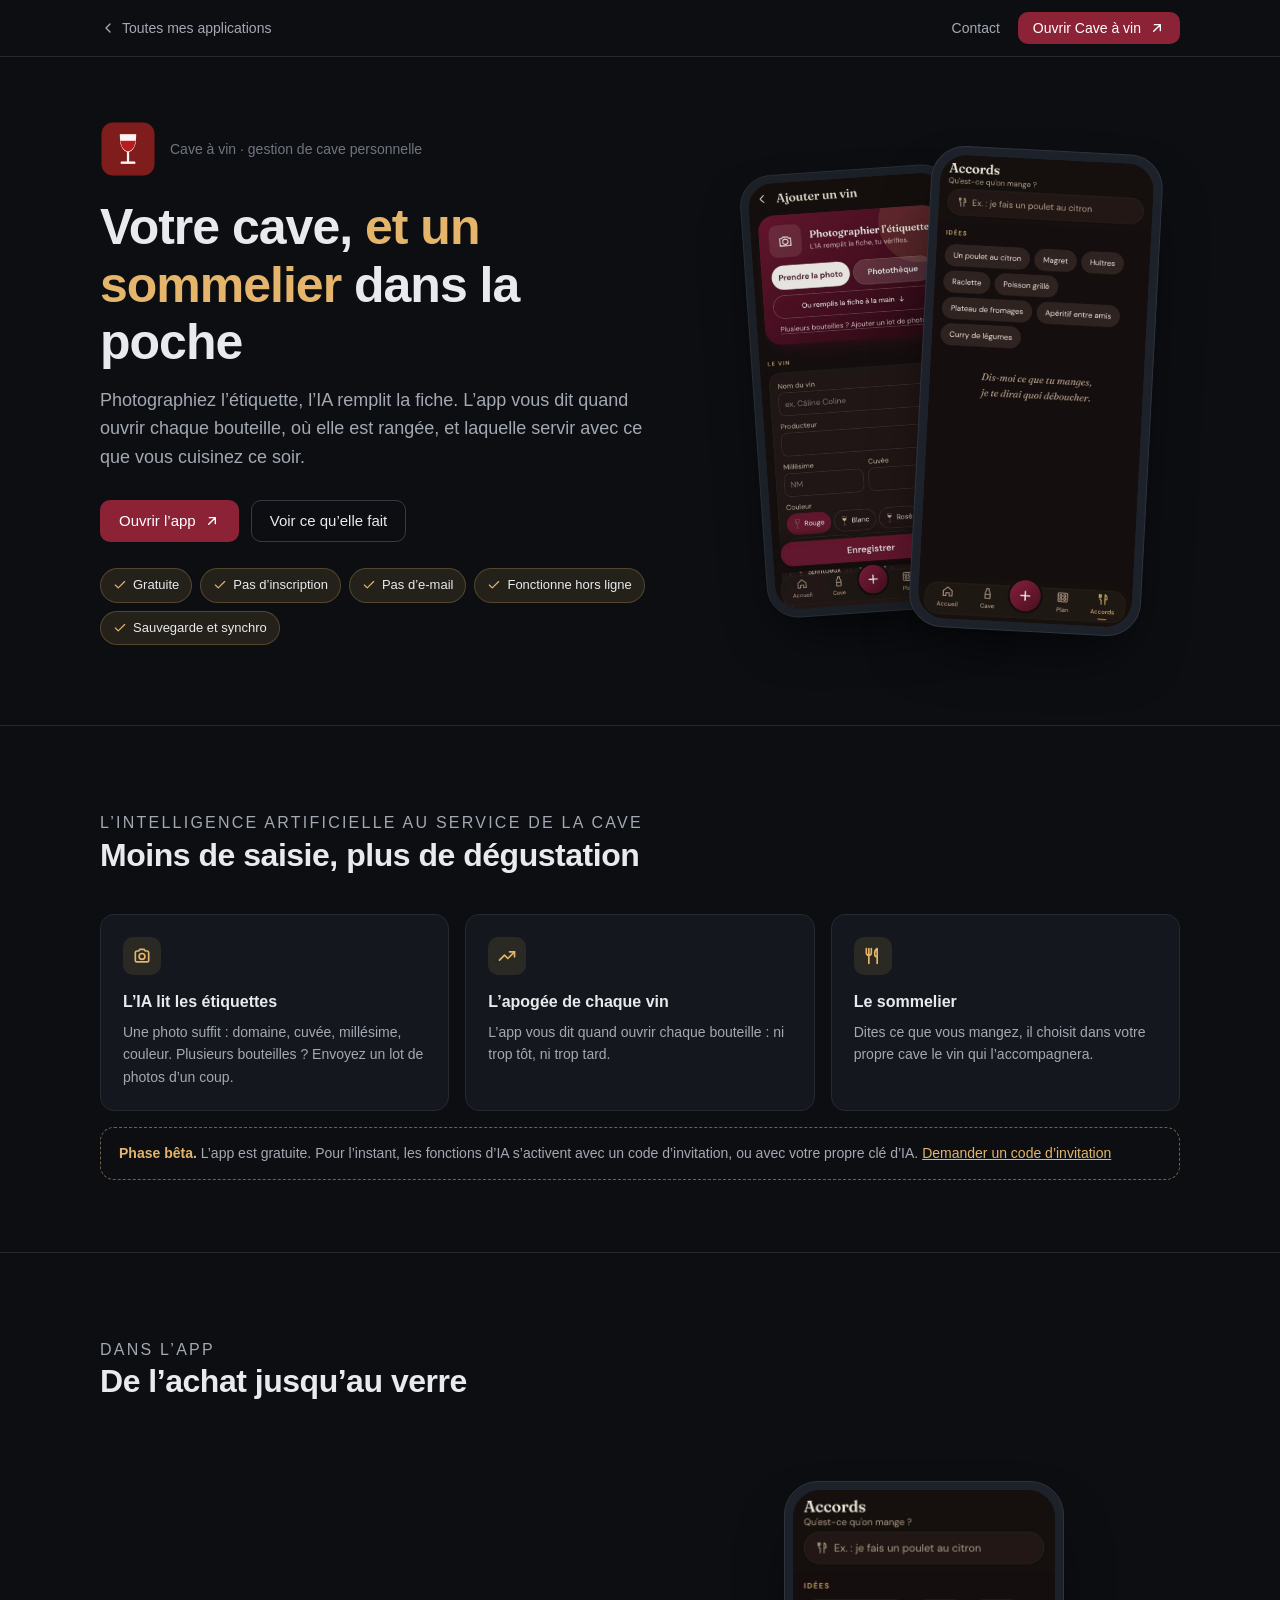
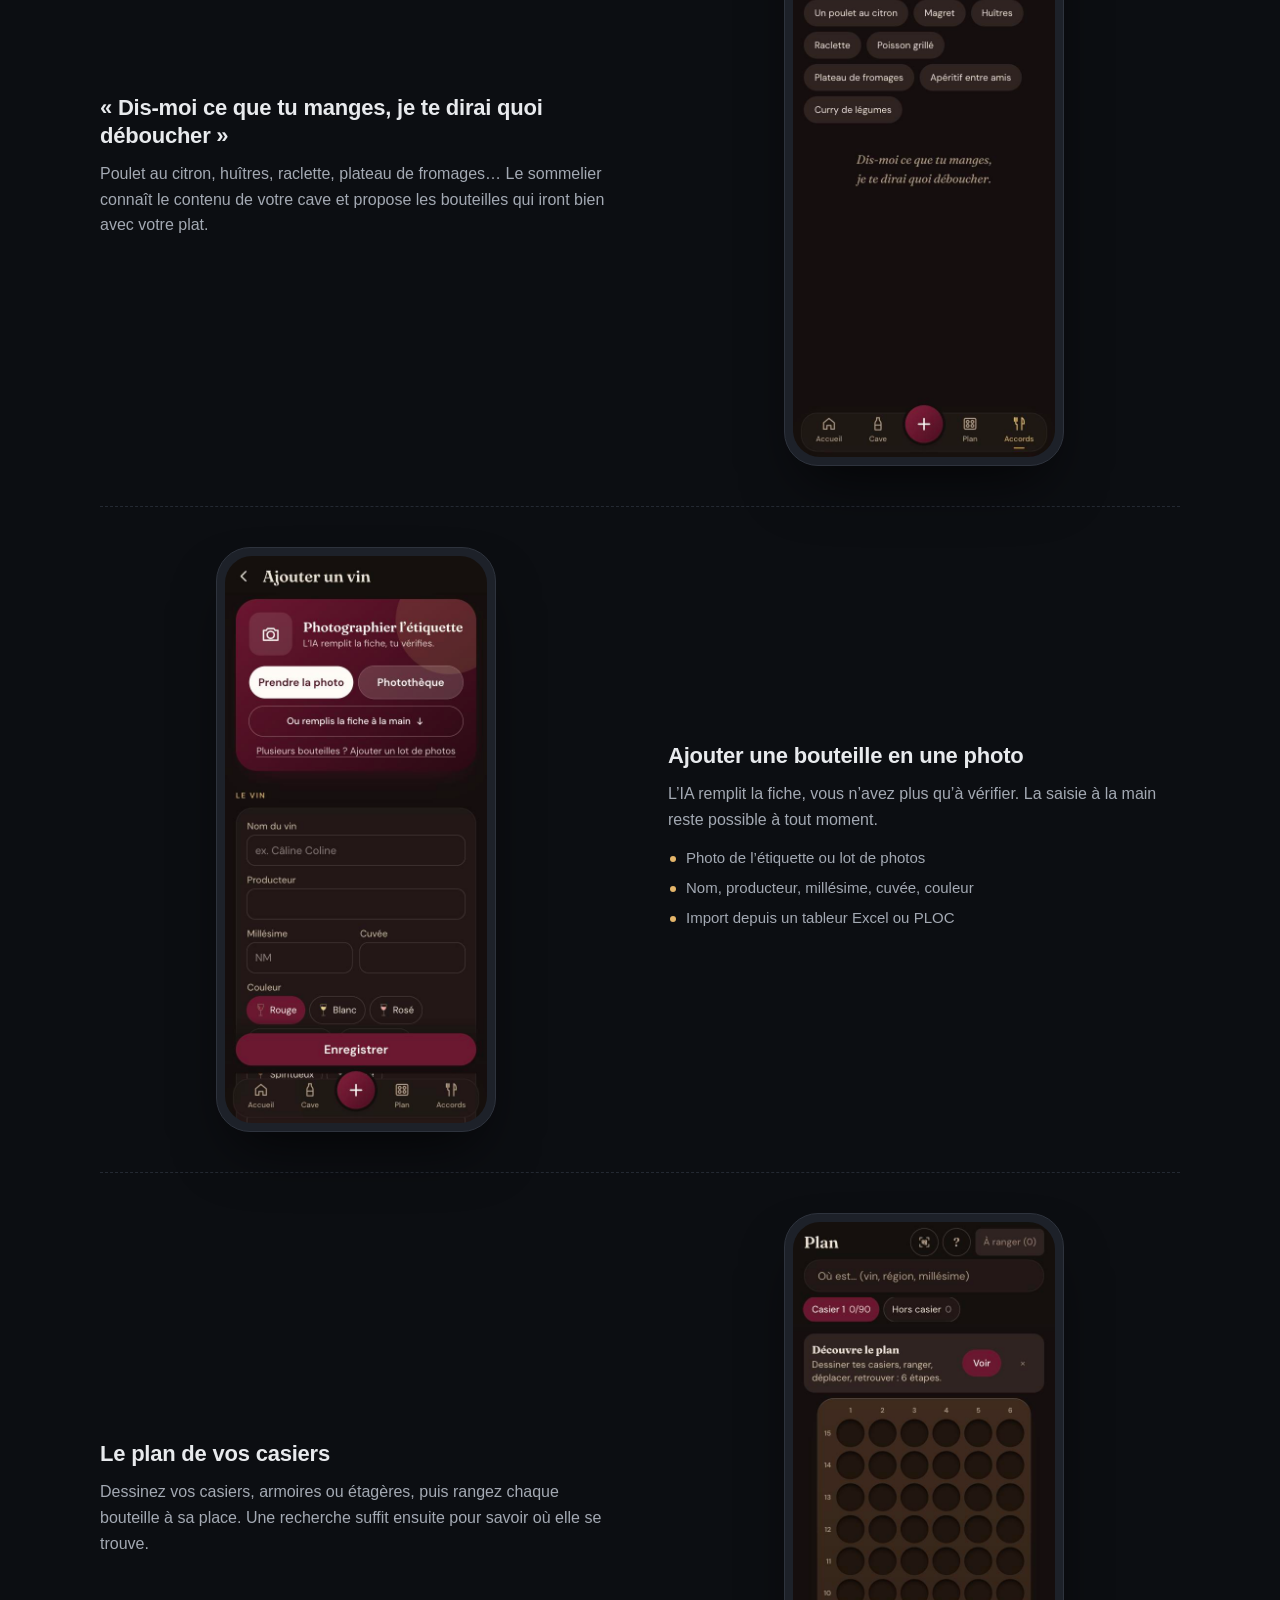
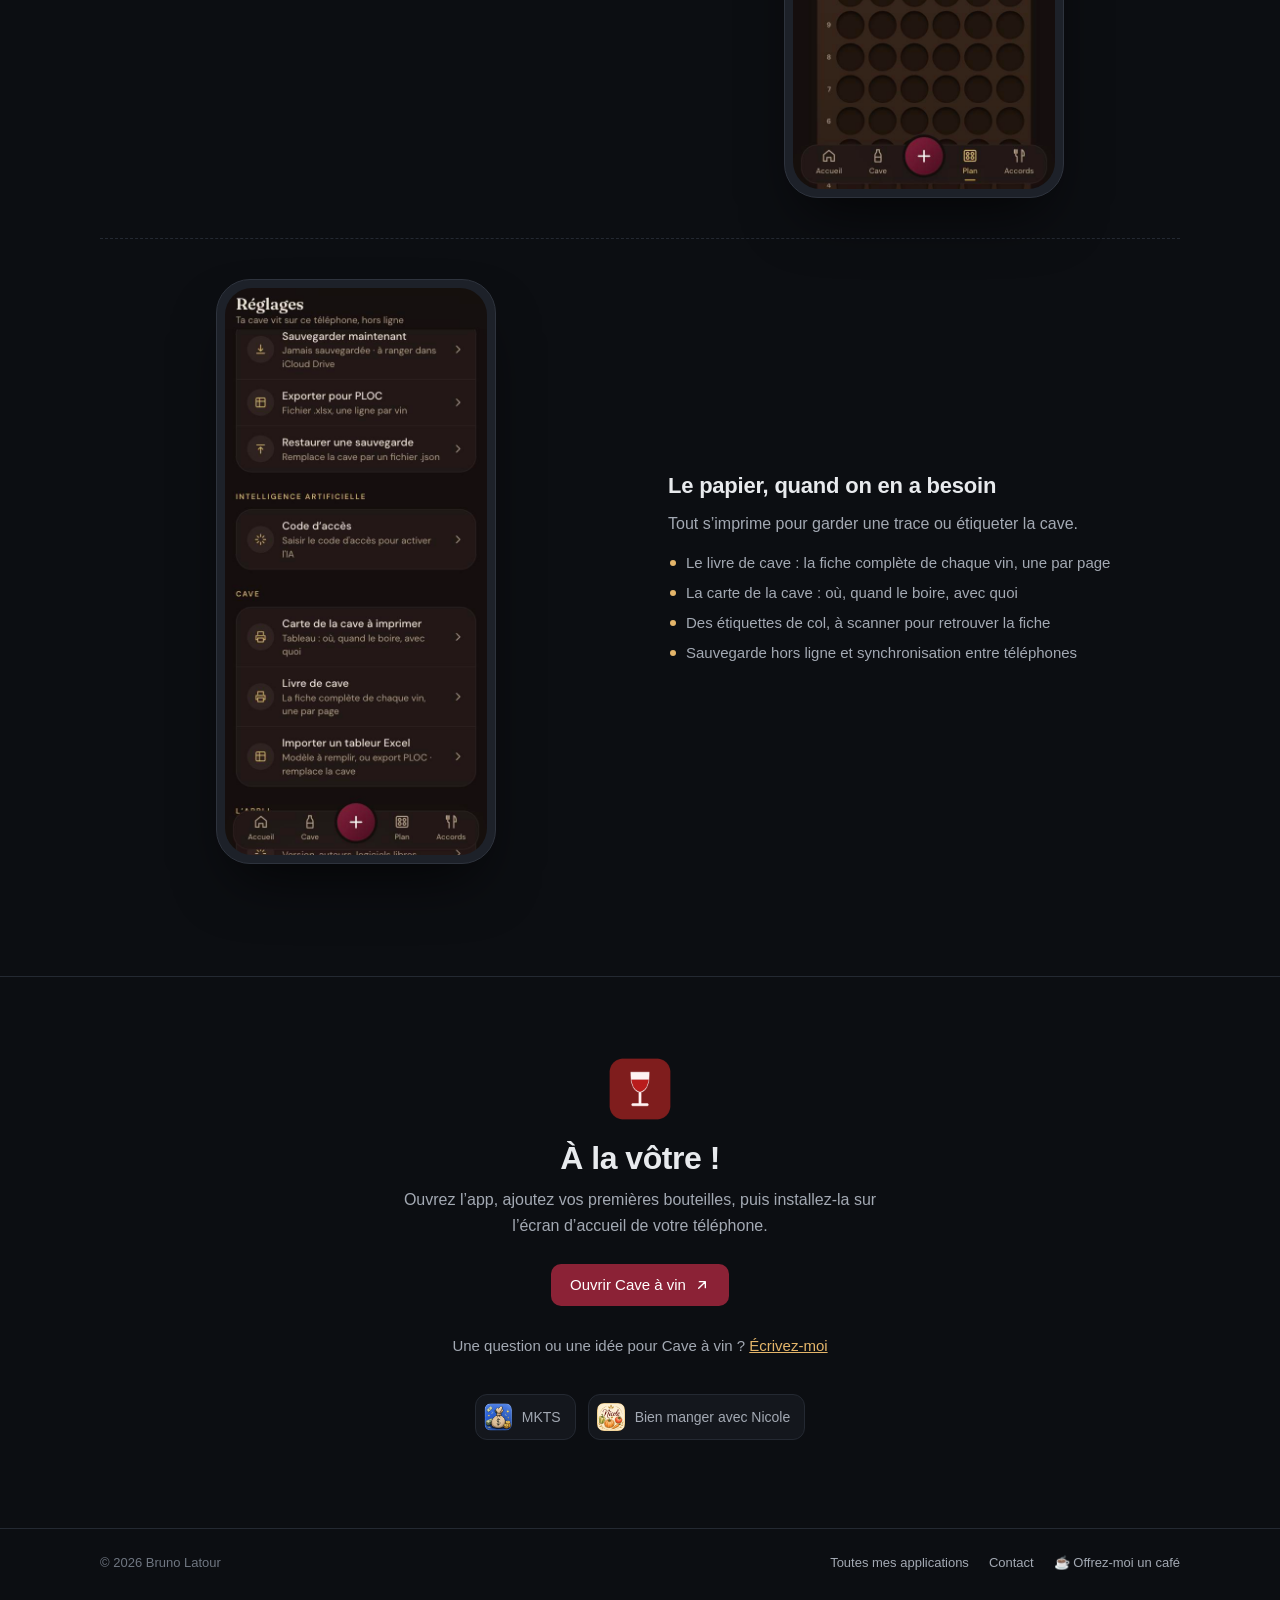
<file: cave-a-vin.html>
<!doctype html>
<html lang="fr">
<head>
  <meta charset="utf-8">
  <meta name="viewport" content="width=device-width, initial-scale=1">
  <title>Cave à vin – Gestion de cave gratuite avec lecture d’étiquette par IA</title>
  <meta name="description" content="Application gratuite de gestion de cave à vin : l’IA lit les étiquettes, l’app indique quand ouvrir chaque bouteille et le sommelier propose un vin de votre cave pour votre plat. Plan des casiers, livre de cave, sans inscription.">
  <link rel="canonical" href="https://blatourdev.github.io/cave-a-vin.html">
  <meta property="og:type" content="website">
  <meta property="og:site_name" content="Applications de Bruno Latour">
  <meta property="og:locale" content="fr_FR">
  <meta property="og:url" content="https://blatourdev.github.io/cave-a-vin.html">
  <meta property="og:title" content="Cave à vin – Votre cave, et un sommelier dans la poche">
  <meta property="og:description" content="Application gratuite de gestion de cave à vin : l’IA lit les étiquettes, l’app indique quand ouvrir chaque bouteille et le sommelier propose un vin de votre cave pour votre plat. Plan des casiers, livre de cave, sans inscription.">
  <meta property="og:image" content="https://blatourdev.github.io/img/og-cave.jpg">
  <meta property="og:image:width" content="1200">
  <meta property="og:image:height" content="630">
  <meta property="og:image:alt" content="Cave à vin : ajout d’une bouteille en photographiant l’étiquette">
  <meta name="twitter:card" content="summary_large_image">
  <meta name="theme-color" content="#0c0e12">
  <meta name="color-scheme" content="dark">
  <link rel="icon" type="image/png" href="img/cave-icon.png">
  <link rel="stylesheet" href="style.css?v=3">
</head>
<body class="cave">
  <nav class="topbar">
    <div class="wrap">
      <a class="back" href="./"><svg viewBox="0 0 24 24" fill="none" stroke="currentColor" stroke-width="2" stroke-linecap="round" stroke-linejoin="round" aria-hidden="true"><path d="M15 18l-6-6 6-6"/></svg>Toutes mes applications</a>
      <div class="topbar-right">
        <a class="topbar-link" href="contact.html?app=cave">Contact</a>
        <a class="btn" href="https://cave-a-vin.bruno-b49.workers.dev/" target="_blank" rel="noopener"><span>Ouvrir Cave à vin</span><svg viewBox="0 0 24 24" fill="none" stroke="currentColor" stroke-width="2" stroke-linecap="round" stroke-linejoin="round" aria-hidden="true"><path d="M7 17 17 7M8 7h9v9"/></svg></a>
      </div>
    </div>
  </nav>

  <header class="wrap app-hero">
    <div>
      <div class="app-id"><img src="img/cave-icon.png" alt="" width="56" height="56"><span>Cave à vin · gestion de cave personnelle</span></div>
      <h1>Votre cave, <em>et un sommelier</em> dans la poche</h1>
      <p class="lead">Photographiez l’étiquette, l’IA remplit la fiche. L’app vous dit quand ouvrir chaque bouteille, où elle est rangée, et laquelle servir avec ce que vous cuisinez ce soir.</p>
      <div class="cta-row">
        <a class="btn" href="https://cave-a-vin.bruno-b49.workers.dev/" target="_blank" rel="noopener">Ouvrir l’app<svg viewBox="0 0 24 24" fill="none" stroke="currentColor" stroke-width="2" stroke-linecap="round" stroke-linejoin="round" aria-hidden="true"><path d="M7 17 17 7M8 7h9v9"/></svg></a>
        <a class="btn btn-ghost" href="#fonctions">Voir ce qu’elle fait</a>
      </div>
      <ul class="badges">
        <li><svg viewBox="0 0 24 24" fill="none" stroke="currentColor" stroke-width="2" stroke-linecap="round" stroke-linejoin="round" aria-hidden="true"><path d="M20 6 9 17l-5-5"/></svg>Gratuite</li>
        <li><svg viewBox="0 0 24 24" fill="none" stroke="currentColor" stroke-width="2" stroke-linecap="round" stroke-linejoin="round" aria-hidden="true"><path d="M20 6 9 17l-5-5"/></svg>Pas d’inscription</li>
        <li><svg viewBox="0 0 24 24" fill="none" stroke="currentColor" stroke-width="2" stroke-linecap="round" stroke-linejoin="round" aria-hidden="true"><path d="M20 6 9 17l-5-5"/></svg>Pas d’e-mail</li>
        <li><svg viewBox="0 0 24 24" fill="none" stroke="currentColor" stroke-width="2" stroke-linecap="round" stroke-linejoin="round" aria-hidden="true"><path d="M20 6 9 17l-5-5"/></svg>Fonctionne hors ligne</li>
        <li><svg viewBox="0 0 24 24" fill="none" stroke="currentColor" stroke-width="2" stroke-linecap="round" stroke-linejoin="round" aria-hidden="true"><path d="M20 6 9 17l-5-5"/></svg>Sauvegarde et synchro</li>
      </ul>
    </div>
    <div class="phones">
      <div class="phone"><img src="img/cave-ajouter.jpg" alt="Ajout d’un vin en photographiant l’étiquette" width="536" height="1160"></div>
      <div class="phone"><img src="img/cave-accords.jpg" alt="Le sommelier : « Dis-moi ce que tu manges, je te dirai quoi déboucher »" width="536" height="1160"></div>
    </div>
  </header>

  <main>
    <section class="block">
      <div class="wrap">
        <div class="section-head">
          <p class="kicker">L’intelligence artificielle au service de la cave</p>
          <h2 class="h">Moins de saisie, plus de dégustation</h2>
        </div>
        <div class="promises">
          <div class="promise">
            <div class="ico"><svg viewBox="0 0 24 24" fill="none" stroke="currentColor" stroke-width="2" stroke-linecap="round" stroke-linejoin="round" aria-hidden="true"><path d="M4 8a2 2 0 0 1 2-2h2l1.5-2h5L16 6h2a2 2 0 0 1 2 2v9a2 2 0 0 1-2 2H6a2 2 0 0 1-2-2z"/><circle cx="12" cy="12.5" r="3.5"/></svg></div>
            <h3>L’IA lit les étiquettes</h3>
            <p>Une photo suffit : domaine, cuvée, millésime, couleur. Plusieurs bouteilles ? Envoyez un lot de photos d’un coup.</p>
          </div>
          <div class="promise">
            <div class="ico"><svg viewBox="0 0 24 24" fill="none" stroke="currentColor" stroke-width="2" stroke-linecap="round" stroke-linejoin="round" aria-hidden="true"><path d="M3 17l6-6 4 4 8-8"/><path d="M15 7h6v6"/></svg></div>
            <h3>L’apogée de chaque vin</h3>
            <p>L’app vous dit quand ouvrir chaque bouteille : ni trop tôt, ni trop tard.</p>
          </div>
          <div class="promise">
            <div class="ico"><svg viewBox="0 0 24 24" fill="none" stroke="currentColor" stroke-width="2" stroke-linecap="round" stroke-linejoin="round" aria-hidden="true"><path d="M7 3v18M4 3v5a3 3 0 0 0 6 0V3M17 21V3c-2 1-3 3.5-3 6.5 0 2 1 3.5 3 3.5"/></svg></div>
            <h3>Le sommelier</h3>
            <p>Dites ce que vous mangez, il choisit dans votre propre cave le vin qui l’accompagnera.</p>
          </div>
        </div>
        <p class="beta-note"><strong>Phase bêta.</strong> L’app est gratuite. Pour l’instant, les fonctions d’IA s’activent avec un code d’invitation, ou avec votre propre clé d’IA. <a class="beta-link" href="contact.html?objet=code-cave&amp;app=cave">Demander un code d’invitation</a></p>
      </div>
    </section>

    <section class="block" id="fonctions">
      <div class="wrap">
        <div class="section-head">
          <p class="kicker">Dans l’app</p>
          <h2 class="h">De l’achat jusqu’au verre</h2>
        </div>

        <div class="feature">
          <div>
            <h3>« Dis-moi ce que tu manges, je te dirai quoi déboucher »</h3>
            <p>Poulet au citron, huîtres, raclette, plateau de fromages… Le sommelier connaît le contenu de votre cave et propose les bouteilles qui iront bien avec votre plat.</p>
          </div>
          <div class="feature-media"><div class="phone"><img src="img/cave-accords.jpg" alt="Écran Accords de Cave à vin" loading="lazy" width="536" height="1160"></div></div>
        </div>

        <div class="feature">
          <div>
            <h3>Ajouter une bouteille en une photo</h3>
            <p>L’IA remplit la fiche, vous n’avez plus qu’à vérifier. La saisie à la main reste possible à tout moment.</p>
            <ul class="features">
              <li>Photo de l’étiquette ou lot de photos</li>
              <li>Nom, producteur, millésime, cuvée, couleur</li>
              <li>Import depuis un tableur Excel ou PLOC</li>
            </ul>
          </div>
          <div class="feature-media"><div class="phone"><img src="img/cave-ajouter.jpg" alt="Formulaire d’ajout d’un vin" loading="lazy" width="536" height="1160"></div></div>
        </div>

        <div class="feature">
          <div>
            <h3>Le plan de vos casiers</h3>
            <p>Dessinez vos casiers, armoires ou étagères, puis rangez chaque bouteille à sa place. Une recherche suffit ensuite pour savoir où elle se trouve.</p>
          </div>
          <div class="feature-media"><div class="phone"><img src="img/cave-plan.jpg" alt="Plan d’un casier de 90 places" loading="lazy" width="536" height="1160"></div></div>
        </div>

        <div class="feature">
          <div>
            <h3>Le papier, quand on en a besoin</h3>
            <p>Tout s’imprime pour garder une trace ou étiqueter la cave.</p>
            <ul class="features">
              <li>Le livre de cave : la fiche complète de chaque vin, une par page</li>
              <li>La carte de la cave : où, quand le boire, avec quoi</li>
              <li>Des étiquettes de col, à scanner pour retrouver la fiche</li>
              <li>Sauvegarde hors ligne et synchronisation entre téléphones</li>
            </ul>
          </div>
          <div class="feature-media"><div class="phone"><img src="img/cave-reglages.jpg" alt="Réglages : sauvegarde, impression du livre et de la carte de cave" loading="lazy" width="536" height="1160"></div></div>
        </div>
      </div>
    </section>

    <section class="closing">
      <div class="wrap">
        <img src="img/cave-icon.png" alt="" width="64" height="64">
        <h2 class="h">À la vôtre !</h2>
        <p>Ouvrez l’app, ajoutez vos premières bouteilles, puis installez-la sur l’écran d’accueil de votre téléphone.</p>
        <a class="btn" href="https://cave-a-vin.bruno-b49.workers.dev/" target="_blank" rel="noopener">Ouvrir Cave à vin<svg viewBox="0 0 24 24" fill="none" stroke="currentColor" stroke-width="2" stroke-linecap="round" stroke-linejoin="round" aria-hidden="true"><path d="M7 17 17 7M8 7h9v9"/></svg></a>
        <p class="ask">Une question ou une idée pour Cave à vin ? <a href="contact.html?app=cave">Écrivez-moi</a></p>
        <div class="others">
          <a href="mkts.html"><img src="img/mkts-icon.png" alt="">MKTS</a>
          <a href="nicole.html"><img src="img/nicole-icon.png" alt="">Bien manger avec Nicole</a>
        </div>
      </div>
    </section>
  </main>

  <footer>
    <div class="wrap">
      <span>© 2026 Bruno Latour</span>
      <span class="foot-links"><a href="./">Toutes mes applications</a><a href="contact.html">Contact</a><a href="https://buymeacoffee.com/blatourdev" target="_blank" rel="noopener">☕ Offrez-moi un café</a></span>
    </div>
  </footer>
</body>
</html>
</file>
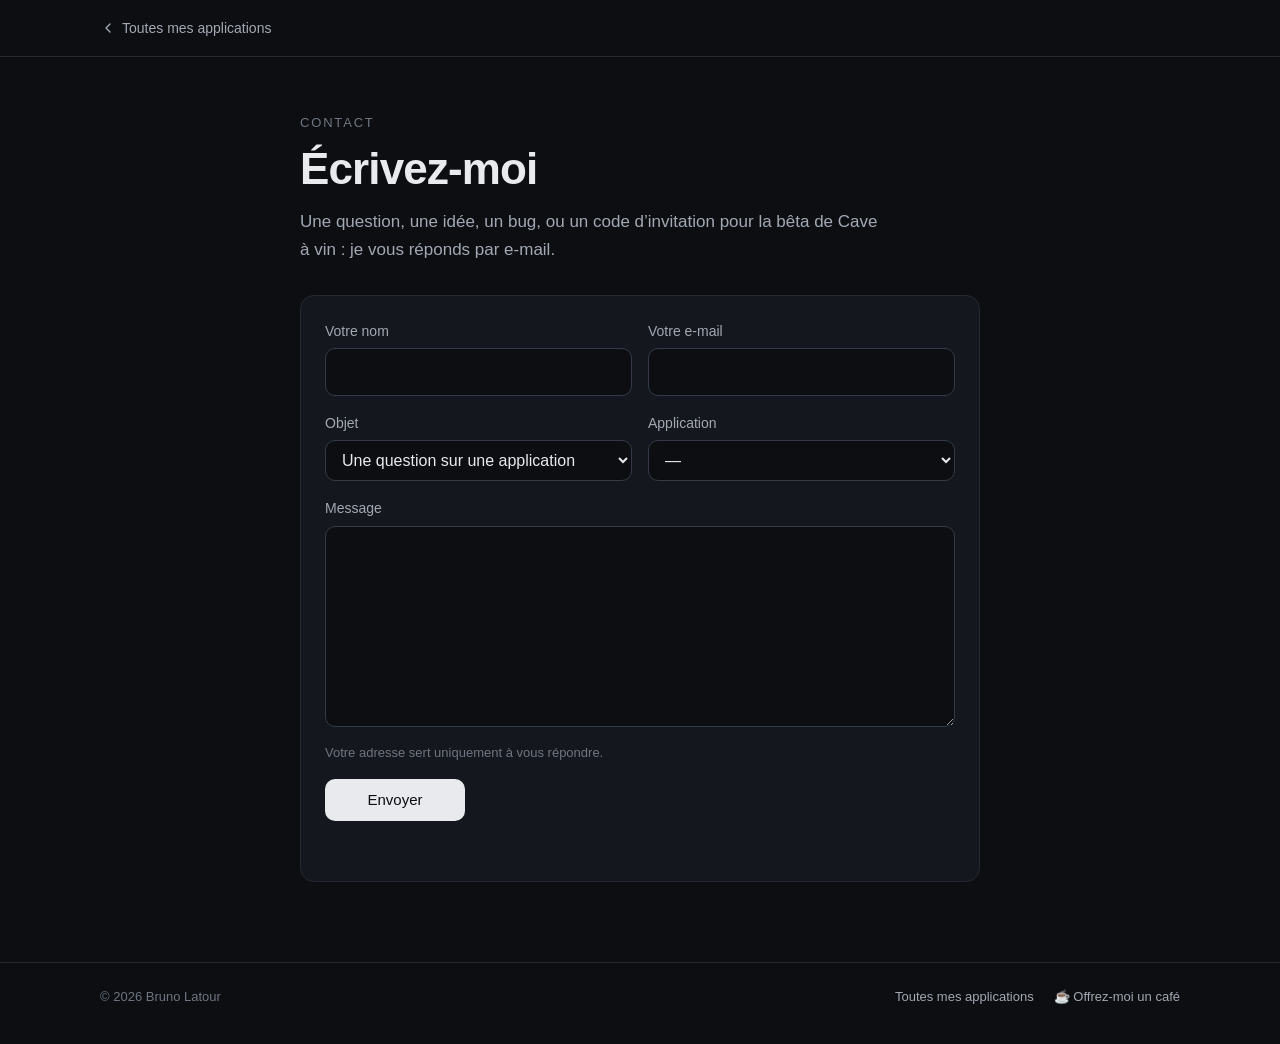
<file: contact.html>
<!doctype html>
<html lang="fr">
<head>
  <meta charset="utf-8">
  <meta name="viewport" content="width=device-width, initial-scale=1">
  <title>Contact – Applications de Bruno Latour</title>
  <meta name="description" content="Une question sur MKTS, Cave à vin ou Bien manger avec Nicole ? Un code d’invitation pour la bêta de Cave à vin ? Écrivez-moi.">
  <link rel="canonical" href="https://blatourdev.github.io/contact.html">
  <meta property="og:type" content="website">
  <meta property="og:site_name" content="Applications de Bruno Latour">
  <meta property="og:locale" content="fr_FR">
  <meta property="og:url" content="https://blatourdev.github.io/contact.html">
  <meta property="og:title" content="Contact – Applications de Bruno Latour">
  <meta property="og:description" content="Une question sur MKTS, Cave à vin ou Bien manger avec Nicole ? Un code d’invitation pour la bêta de Cave à vin ? Écrivez-moi.">
  <meta property="og:image" content="https://blatourdev.github.io/img/og-home.jpg">
  <meta property="og:image:width" content="1200">
  <meta property="og:image:height" content="630">
  <meta name="twitter:card" content="summary_large_image">
  <meta name="theme-color" content="#0c0e12">
  <meta name="color-scheme" content="dark">
  <link rel="icon" type="image/png" href="img/mkts-icon.png">
  <link rel="stylesheet" href="style.css?v=3">
</head>
<body class="contact-page">
  <nav class="topbar">
    <div class="wrap">
      <a class="back" href="./"><svg viewBox="0 0 24 24" fill="none" stroke="currentColor" stroke-width="2" stroke-linecap="round" stroke-linejoin="round" aria-hidden="true"><path d="M15 18l-6-6 6-6"/></svg>Toutes mes applications</a>
    </div>
  </nav>

  <main class="wrap contact">
    <header>
      <p class="eyebrow">Contact</p>
      <h1>Écrivez-moi</h1>
      <p class="lead">Une question, une idée, un bug, ou un code d’invitation pour la bêta de Cave à vin : je vous réponds par e-mail.</p>
    </header>

    <form id="contact-form" class="contact-form" novalidate>
      <div class="row">
        <label>Votre nom
          <input name="name" autocomplete="name" required maxlength="100">
        </label>
        <label>Votre e-mail
          <input name="email" type="email" autocomplete="email" required maxlength="200">
        </label>
      </div>
      <div class="row">
        <label>Objet
          <select name="subject">
            <option value="question">Une question sur une application</option>
            <option value="code-cave">Code d’invitation (Cave à vin)</option>
            <option value="bug">Signaler un bug</option>
            <option value="autre">Autre</option>
          </select>
        </label>
        <label>Application
          <select name="app">
            <option value="">—</option>
            <option value="mkts">MKTS</option>
            <option value="nicole">Bien manger avec Nicole</option>
            <option value="cave">Cave à vin</option>
          </select>
        </label>
      </div>
      <label>Message
        <textarea name="message" rows="7" required maxlength="5000"></textarea>
      </label>
      <!-- Champ piège pour les robots : caché aux humains -->
      <label class="trap" aria-hidden="true">Site web <input name="website" tabindex="-1" autocomplete="off"></label>
      <p class="hint">Votre adresse sert uniquement à vous répondre.</p>
      <button class="btn btn-send" type="submit">Envoyer</button>
      <p class="form-status" role="status" aria-live="polite"></p>
    </form>
  </main>

  <footer>
    <div class="wrap">
      <span>© 2026 Bruno Latour</span>
      <span class="foot-links"><a href="./">Toutes mes applications</a><a href="https://buymeacoffee.com/blatourdev" target="_blank" rel="noopener">☕ Offrez-moi un café</a></span>
    </div>
  </footer>

  <script>
    const ENDPOINT = "https://contact-blatourdev.bruno-b49.workers.dev/";
    const form = document.getElementById("contact-form");
    const status = form.querySelector(".form-status");
    const button = form.querySelector("button");

    // Pré-remplissage depuis le lien : contact.html?objet=code-cave&app=cave
    const q = new URLSearchParams(location.search);
    if (q.get("objet")) form.subject.value = q.get("objet");
    if (q.get("app")) form.app.value = q.get("app");
    if (form.subject.value === "code-cave" && !form.app.value) form.app.value = "cave";
    if (form.subject.value === "code-cave" && !form.message.value)
      form.message.value = "Bonjour, je souhaiterais un code d’invitation pour essayer les fonctions d’IA de Cave à vin.";

    form.addEventListener("submit", async (e) => {
      e.preventDefault();
      if (!form.checkValidity()) { status.className = "form-status err"; status.textContent = "Merci de remplir votre nom, une adresse e-mail valide et votre message."; return; }
      button.disabled = true; button.textContent = "Envoi…";
      status.className = "form-status"; status.textContent = "";
      try {
        const res = await fetch(ENDPOINT, {
          method: "POST",
          headers: { "Content-Type": "application/json" },
          body: JSON.stringify(Object.fromEntries(new FormData(form))),
        });
        const out = await res.json().catch(() => ({}));
        if (!res.ok || !out.ok) throw new Error(out.error || "L’envoi a échoué.");
        form.reset();
        status.className = "form-status ok";
        status.textContent = "Merci, votre message est bien parti. Je vous réponds dès que possible.";
      } catch (err) {
        status.className = "form-status err";
        status.textContent = (err.message && !err.message.startsWith("Failed") ? err.message : "L’envoi a échoué.") + " Réessayez dans un moment.";
      } finally {
        button.disabled = false; button.textContent = "Envoyer";
      }
    });
  </script>
</body>
</html>
</file>
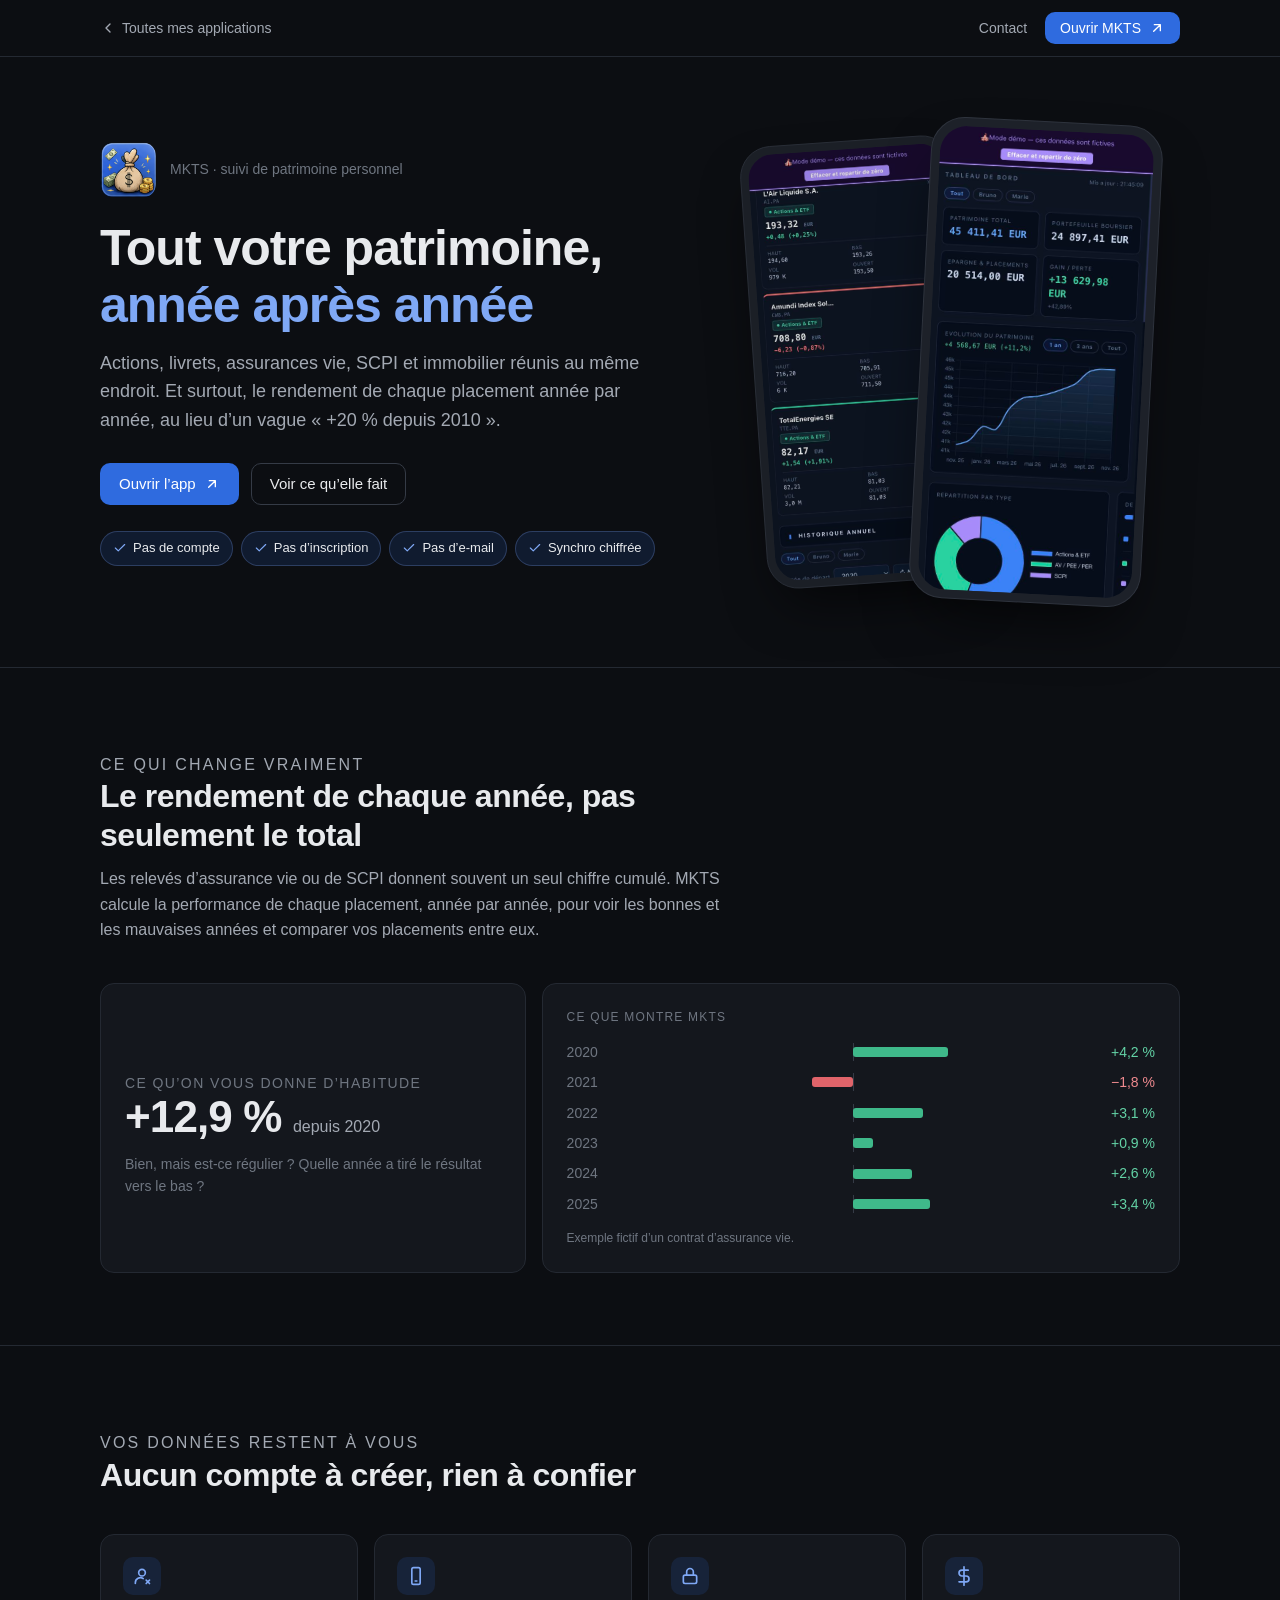
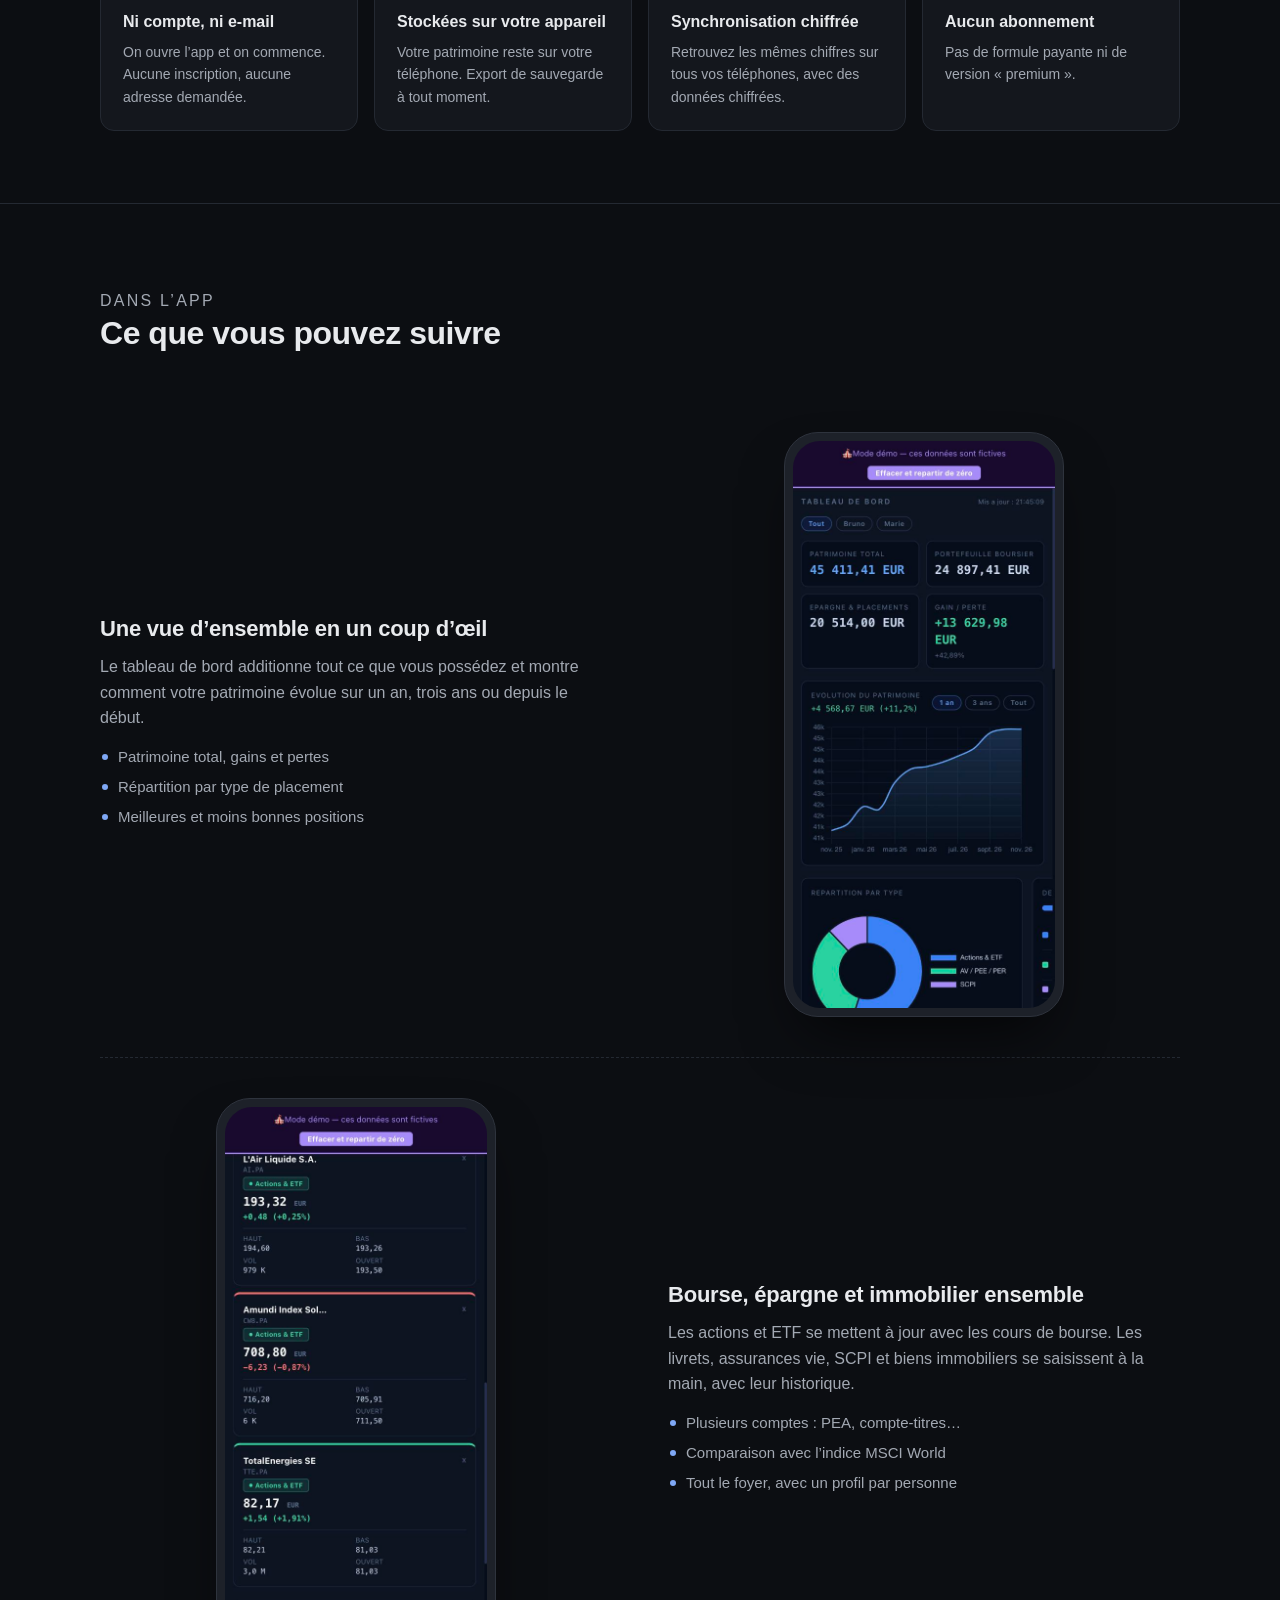
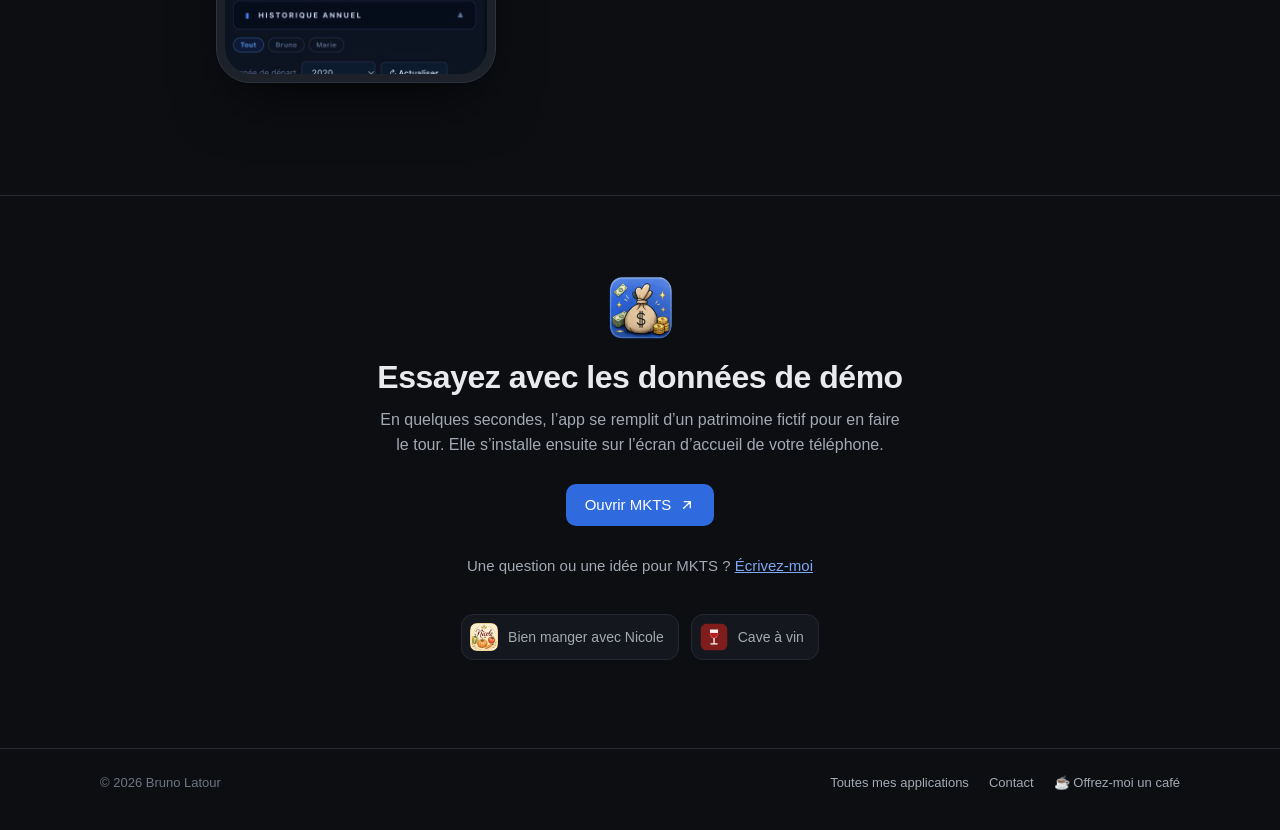
<file: mkts.html>
<!doctype html>
<html lang="fr">
<head>
  <meta charset="utf-8">
  <meta name="viewport" content="width=device-width, initial-scale=1">
  <title>MKTS – Suivi de patrimoine gratuit et sans compte (actions, assurance vie, SCPI)</title>
  <meta name="description" content="Suivez actions, livrets, assurances vie, SCPI et immobilier au même endroit, avec le rendement de chaque placement année par année. Gratuit, sans compte ni e-mail, données sur votre appareil et synchronisation chiffrée.">
  <link rel="canonical" href="https://blatourdev.github.io/mkts.html">
  <meta property="og:type" content="website">
  <meta property="og:site_name" content="Applications de Bruno Latour">
  <meta property="og:locale" content="fr_FR">
  <meta property="og:url" content="https://blatourdev.github.io/mkts.html">
  <meta property="og:title" content="MKTS – Tout votre patrimoine, année après année">
  <meta property="og:description" content="Suivez actions, livrets, assurances vie, SCPI et immobilier au même endroit, avec le rendement de chaque placement année par année. Gratuit, sans compte ni e-mail, données sur votre appareil et synchronisation chiffrée.">
  <meta property="og:image" content="https://blatourdev.github.io/img/og-mkts.jpg">
  <meta property="og:image:width" content="1200">
  <meta property="og:image:height" content="630">
  <meta property="og:image:alt" content="MKTS, suivi de patrimoine : tableau de bord sur téléphone">
  <meta name="twitter:card" content="summary_large_image">
  <meta name="theme-color" content="#0c0e12">
  <meta name="color-scheme" content="dark">
  <link rel="icon" type="image/png" href="img/mkts-icon.png">
  <link rel="stylesheet" href="style.css?v=3">
</head>
<body class="mkts">
  <nav class="topbar">
    <div class="wrap">
      <a class="back" href="./"><svg viewBox="0 0 24 24" fill="none" stroke="currentColor" stroke-width="2" stroke-linecap="round" stroke-linejoin="round" aria-hidden="true"><path d="M15 18l-6-6 6-6"/></svg>Toutes mes applications</a>
      <div class="topbar-right">
        <a class="topbar-link" href="contact.html?app=mkts">Contact</a>
        <a class="btn" href="https://mkts-pwa.vercel.app/" target="_blank" rel="noopener"><span>Ouvrir MKTS</span><svg viewBox="0 0 24 24" fill="none" stroke="currentColor" stroke-width="2" stroke-linecap="round" stroke-linejoin="round" aria-hidden="true"><path d="M7 17 17 7M8 7h9v9"/></svg></a>
      </div>
    </div>
  </nav>

  <header class="wrap app-hero">
    <div>
      <div class="app-id"><img src="img/mkts-icon.png" alt="" width="56" height="56"><span>MKTS · suivi de patrimoine personnel</span></div>
      <h1>Tout votre patrimoine, <em>année après année</em></h1>
      <p class="lead">Actions, livrets, assurances vie, SCPI et immobilier réunis au même endroit. Et surtout, le rendement de chaque placement année par année, au lieu d’un vague « +20 % depuis 2010 ».</p>
      <div class="cta-row">
        <a class="btn" href="https://mkts-pwa.vercel.app/" target="_blank" rel="noopener">Ouvrir l’app<svg viewBox="0 0 24 24" fill="none" stroke="currentColor" stroke-width="2" stroke-linecap="round" stroke-linejoin="round" aria-hidden="true"><path d="M7 17 17 7M8 7h9v9"/></svg></a>
        <a class="btn btn-ghost" href="#rendement">Voir ce qu’elle fait</a>
      </div>
      <ul class="badges">
        <li><svg viewBox="0 0 24 24" fill="none" stroke="currentColor" stroke-width="2" stroke-linecap="round" stroke-linejoin="round" aria-hidden="true"><path d="M20 6 9 17l-5-5"/></svg>Pas de compte</li>
        <li><svg viewBox="0 0 24 24" fill="none" stroke="currentColor" stroke-width="2" stroke-linecap="round" stroke-linejoin="round" aria-hidden="true"><path d="M20 6 9 17l-5-5"/></svg>Pas d’inscription</li>
        <li><svg viewBox="0 0 24 24" fill="none" stroke="currentColor" stroke-width="2" stroke-linecap="round" stroke-linejoin="round" aria-hidden="true"><path d="M20 6 9 17l-5-5"/></svg>Pas d’e-mail</li>
        <li><svg viewBox="0 0 24 24" fill="none" stroke="currentColor" stroke-width="2" stroke-linecap="round" stroke-linejoin="round" aria-hidden="true"><path d="M20 6 9 17l-5-5"/></svg>Synchro chiffrée</li>
      </ul>
    </div>
    <div class="phones">
      <div class="phone"><img src="img/mkts-positions.jpg" alt="Liste des positions en bourse dans MKTS" width="536" height="1160"></div>
      <div class="phone"><img src="img/mkts-dashboard.jpg" alt="Tableau de bord de MKTS : patrimoine total, évolution sur un an, répartition par type" width="536" height="1160"></div>
    </div>
  </header>

  <main>
    <section class="block" id="rendement">
      <div class="wrap">
        <div class="section-head">
          <p class="kicker">Ce qui change vraiment</p>
          <h2 class="h">Le rendement de chaque année, pas seulement le total</h2>
          <p>Les relevés d’assurance vie ou de SCPI donnent souvent un seul chiffre cumulé. MKTS calcule la performance de chaque placement, année par année, pour voir les bonnes et les mauvaises années et comparer vos placements entre eux.</p>
        </div>
        <div class="compare">
          <div class="panel vague">
            <p class="label">Ce qu’on vous donne d’habitude</p>
            <div class="big">+12,9 % <small>depuis 2020</small></div>
            <p>Bien, mais est-ce régulier ? Quelle année a tiré le résultat vers le bas ?</p>
          </div>
          <div class="panel">
            <p class="label">Ce que montre MKTS</p>
            <div class="years">
              <div class="year pos"><span class="y">2020</span><span class="bar"><i style="width:21%"></i></span><span class="v">+4,2 %</span></div>
              <div class="year neg"><span class="y">2021</span><span class="bar"><i style="width:9%"></i></span><span class="v">−1,8 %</span></div>
              <div class="year pos"><span class="y">2022</span><span class="bar"><i style="width:15.5%"></i></span><span class="v">+3,1 %</span></div>
              <div class="year pos"><span class="y">2023</span><span class="bar"><i style="width:4.5%"></i></span><span class="v">+0,9 %</span></div>
              <div class="year pos"><span class="y">2024</span><span class="bar"><i style="width:13%"></i></span><span class="v">+2,6 %</span></div>
              <div class="year pos"><span class="y">2025</span><span class="bar"><i style="width:17%"></i></span><span class="v">+3,4 %</span></div>
            </div>
            <p class="note">Exemple fictif d’un contrat d’assurance vie.</p>
          </div>
        </div>
      </div>
    </section>

    <section class="block">
      <div class="wrap">
        <div class="section-head">
          <p class="kicker">Vos données restent à vous</p>
          <h2 class="h">Aucun compte à créer, rien à confier</h2>
        </div>
        <div class="promises">
          <div class="promise">
            <div class="ico"><svg viewBox="0 0 24 24" fill="none" stroke="currentColor" stroke-width="2" stroke-linecap="round" stroke-linejoin="round" aria-hidden="true"><circle cx="12" cy="8" r="4"/><path d="M4 21v-1a6 6 0 0 1 9.5-4.9M17 17l4 4m0-4-4 4"/></svg></div>
            <h3>Ni compte, ni e-mail</h3>
            <p>On ouvre l’app et on commence. Aucune inscription, aucune adresse demandée.</p>
          </div>
          <div class="promise">
            <div class="ico"><svg viewBox="0 0 24 24" fill="none" stroke="currentColor" stroke-width="2" stroke-linecap="round" stroke-linejoin="round" aria-hidden="true"><rect x="7" y="2" width="10" height="20" rx="2"/><path d="M11 18h2"/></svg></div>
            <h3>Stockées sur votre appareil</h3>
            <p>Votre patrimoine reste sur votre téléphone. Export de sauvegarde à tout moment.</p>
          </div>
          <div class="promise">
            <div class="ico"><svg viewBox="0 0 24 24" fill="none" stroke="currentColor" stroke-width="2" stroke-linecap="round" stroke-linejoin="round" aria-hidden="true"><rect x="4" y="11" width="16" height="10" rx="2"/><path d="M8 11V7a4 4 0 0 1 8 0v4"/></svg></div>
            <h3>Synchronisation chiffrée</h3>
            <p>Retrouvez les mêmes chiffres sur tous vos téléphones, avec des données chiffrées.</p>
          </div>
          <div class="promise">
            <div class="ico"><svg viewBox="0 0 24 24" fill="none" stroke="currentColor" stroke-width="2" stroke-linecap="round" stroke-linejoin="round" aria-hidden="true"><path d="M12 1v22M17 5H9.5a3.5 3.5 0 0 0 0 7h5a3.5 3.5 0 0 1 0 7H6"/></svg></div>
            <h3>Aucun abonnement</h3>
            <p>Pas de formule payante ni de version « premium ».</p>
          </div>
        </div>
      </div>
    </section>

    <section class="block">
      <div class="wrap">
        <div class="section-head">
          <p class="kicker">Dans l’app</p>
          <h2 class="h">Ce que vous pouvez suivre</h2>
        </div>

        <div class="feature">
          <div>
            <h3>Une vue d’ensemble en un coup d’œil</h3>
            <p>Le tableau de bord additionne tout ce que vous possédez et montre comment votre patrimoine évolue sur un an, trois ans ou depuis le début.</p>
            <ul class="features">
              <li>Patrimoine total, gains et pertes</li>
              <li>Répartition par type de placement</li>
              <li>Meilleures et moins bonnes positions</li>
            </ul>
          </div>
          <div class="feature-media"><div class="phone"><img src="img/mkts-dashboard.jpg" alt="Tableau de bord de MKTS" loading="lazy" width="536" height="1160"></div></div>
        </div>

        <div class="feature">
          <div>
            <h3>Bourse, épargne et immobilier ensemble</h3>
            <p>Les actions et ETF se mettent à jour avec les cours de bourse. Les livrets, assurances vie, SCPI et biens immobiliers se saisissent à la main, avec leur historique.</p>
            <ul class="features">
              <li>Plusieurs comptes : PEA, compte-titres…</li>
              <li>Comparaison avec l’indice MSCI World</li>
              <li>Tout le foyer, avec un profil par personne</li>
            </ul>
          </div>
          <div class="feature-media"><div class="phone"><img src="img/mkts-positions.jpg" alt="Positions en bourse dans MKTS" loading="lazy" width="536" height="1160"></div></div>
        </div>
      </div>
    </section>

    <section class="closing">
      <div class="wrap">
        <img src="img/mkts-icon.png" alt="" width="64" height="64">
        <h2 class="h">Essayez avec les données de démo</h2>
        <p>En quelques secondes, l’app se remplit d’un patrimoine fictif pour en faire le tour. Elle s’installe ensuite sur l’écran d’accueil de votre téléphone.</p>
        <a class="btn" href="https://mkts-pwa.vercel.app/" target="_blank" rel="noopener">Ouvrir MKTS<svg viewBox="0 0 24 24" fill="none" stroke="currentColor" stroke-width="2" stroke-linecap="round" stroke-linejoin="round" aria-hidden="true"><path d="M7 17 17 7M8 7h9v9"/></svg></a>
        <p class="ask">Une question ou une idée pour MKTS ? <a href="contact.html?app=mkts">Écrivez-moi</a></p>
        <div class="others">
          <a href="nicole.html"><img src="img/nicole-icon.png" alt="">Bien manger avec Nicole</a>
          <a href="cave-a-vin.html"><img src="img/cave-icon.png" alt="">Cave à vin</a>
        </div>
      </div>
    </section>
  </main>

  <footer>
    <div class="wrap">
      <span>© 2026 Bruno Latour</span>
      <span class="foot-links"><a href="./">Toutes mes applications</a><a href="contact.html">Contact</a><a href="https://buymeacoffee.com/blatourdev" target="_blank" rel="noopener">☕ Offrez-moi un café</a></span>
    </div>
  </footer>
</body>
</html>
</file>
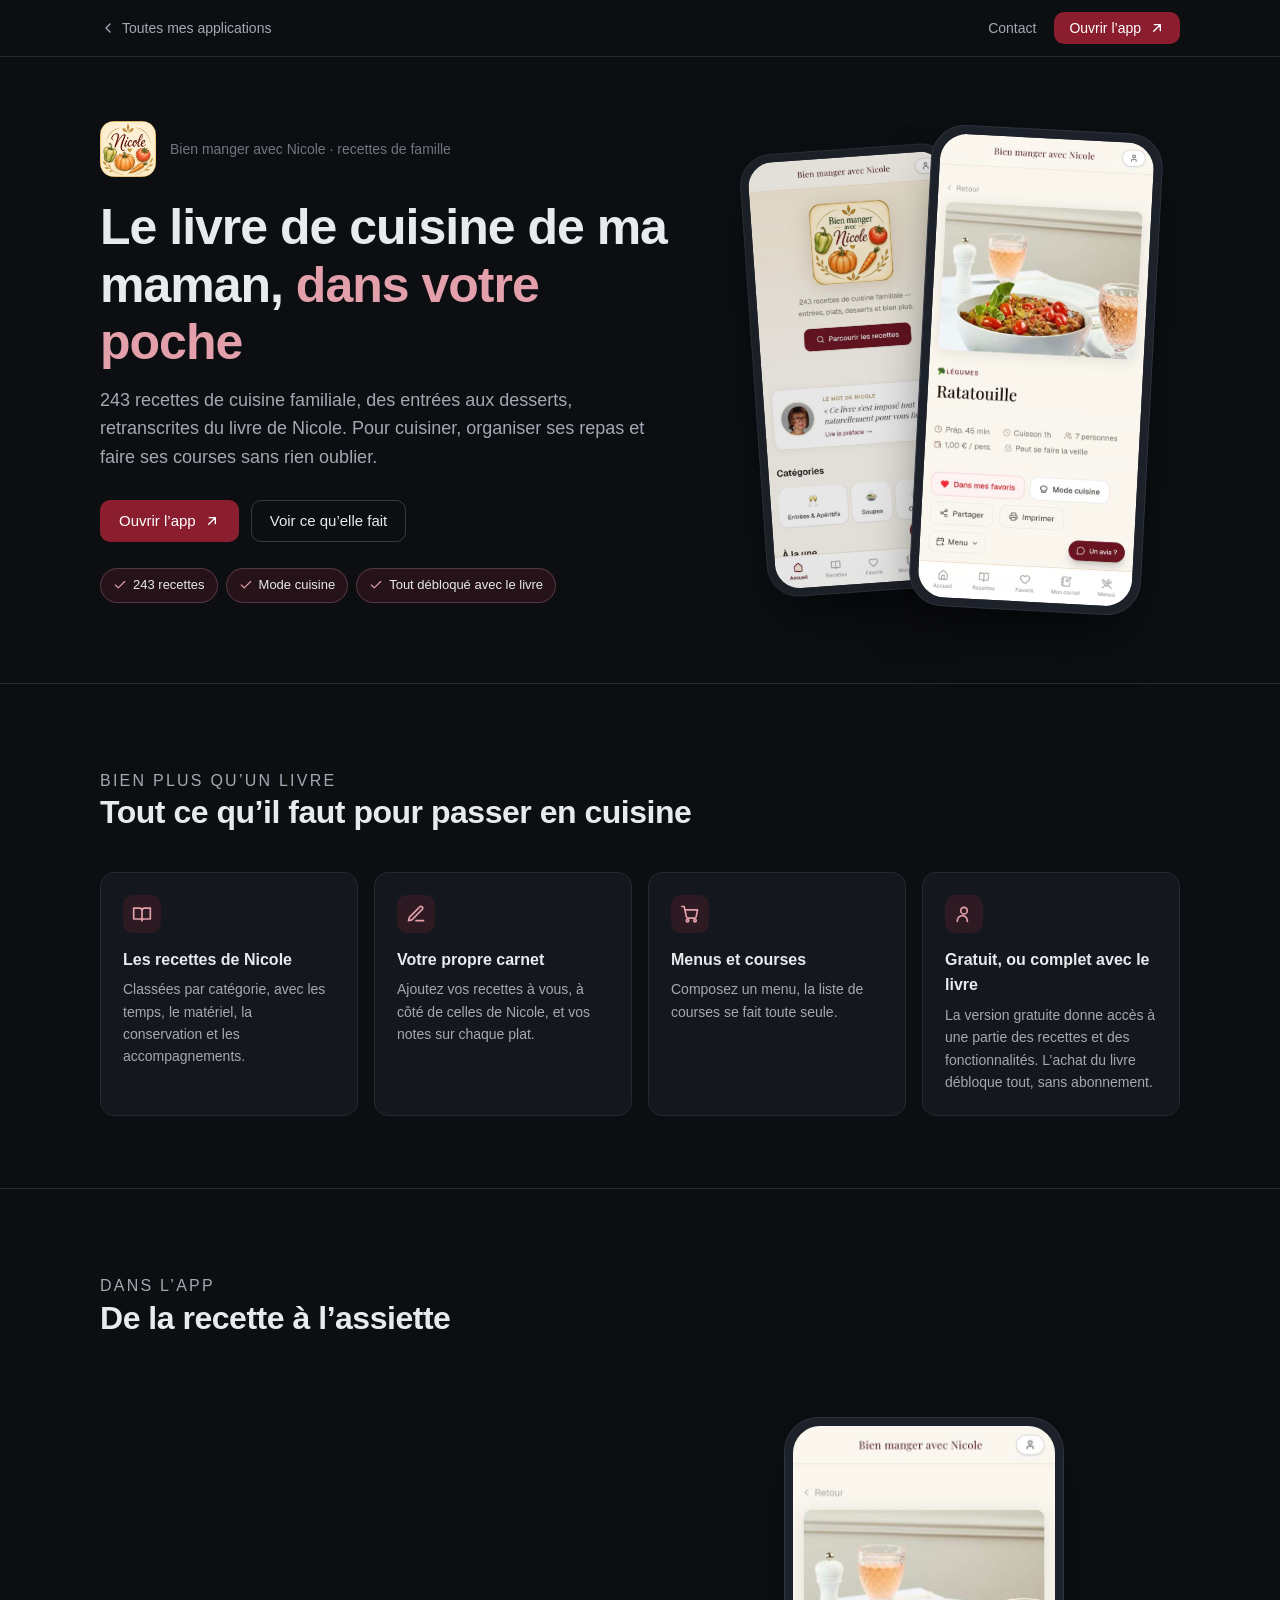
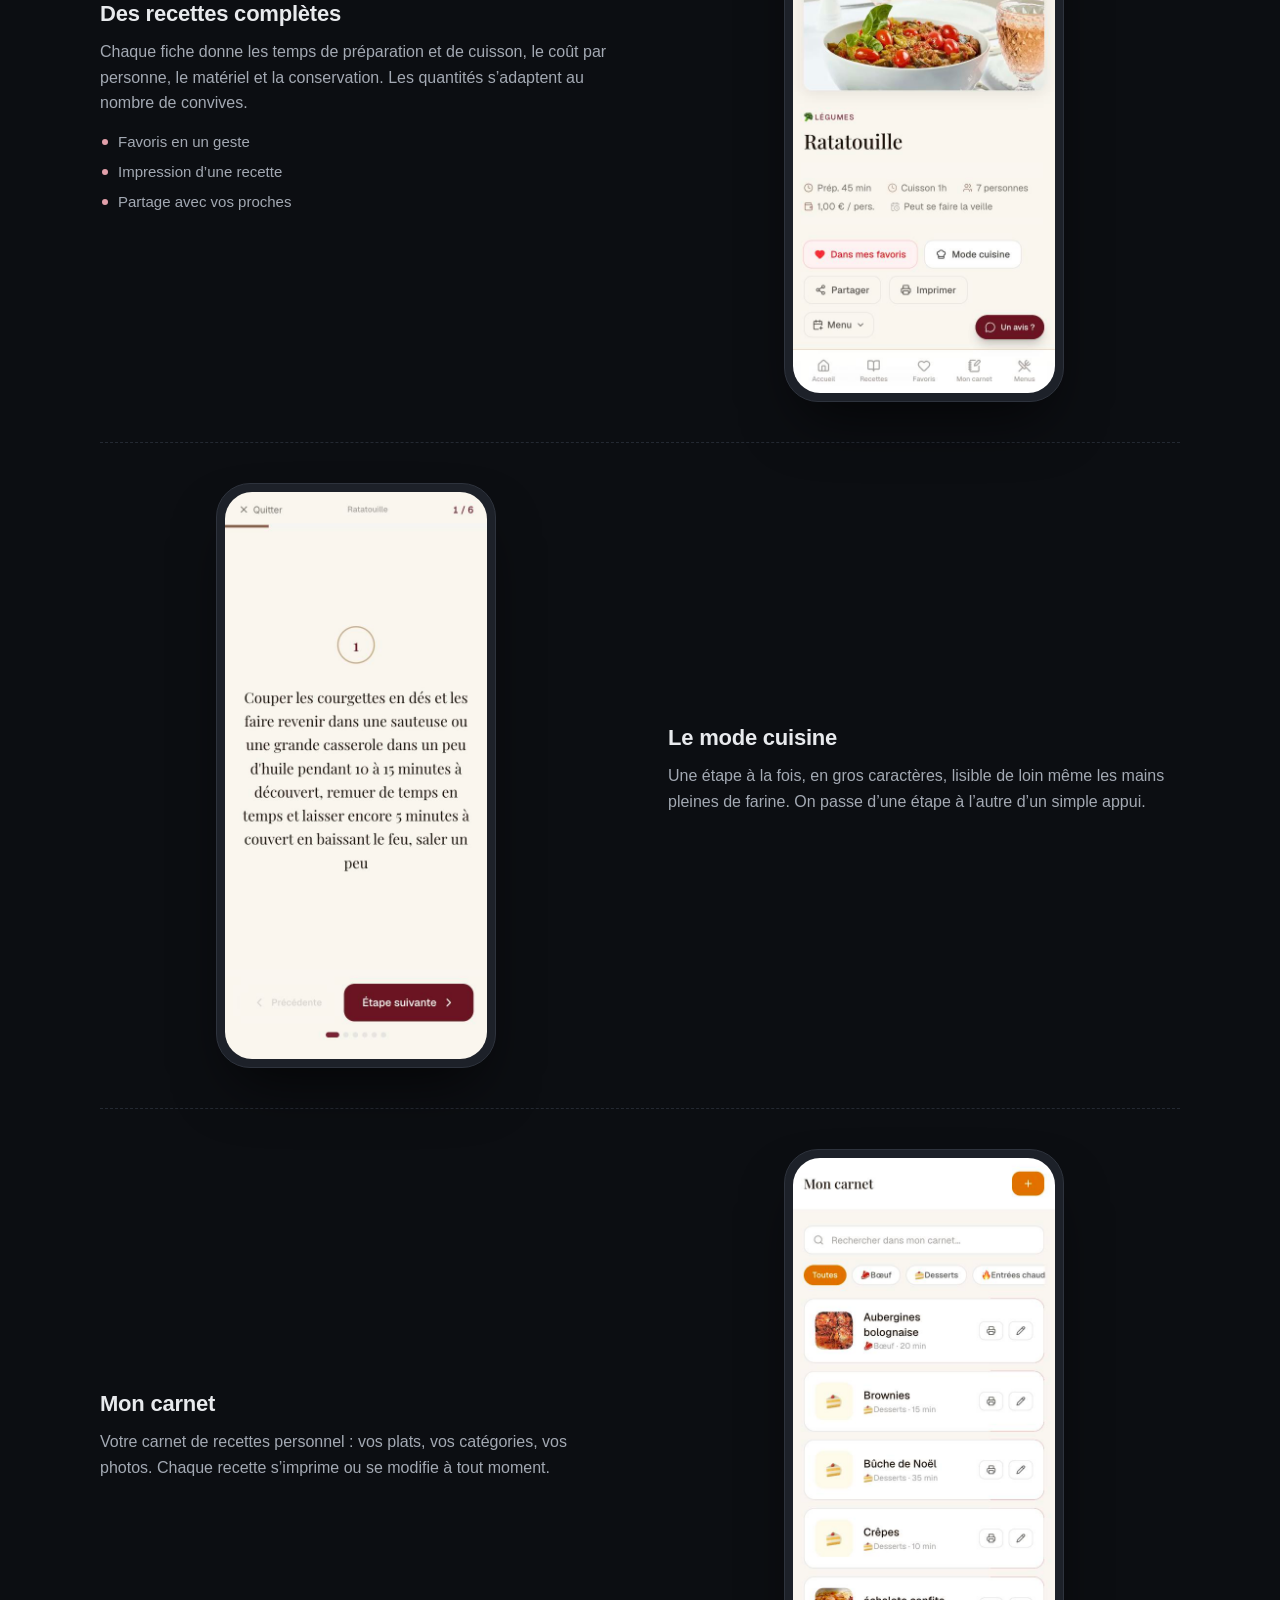
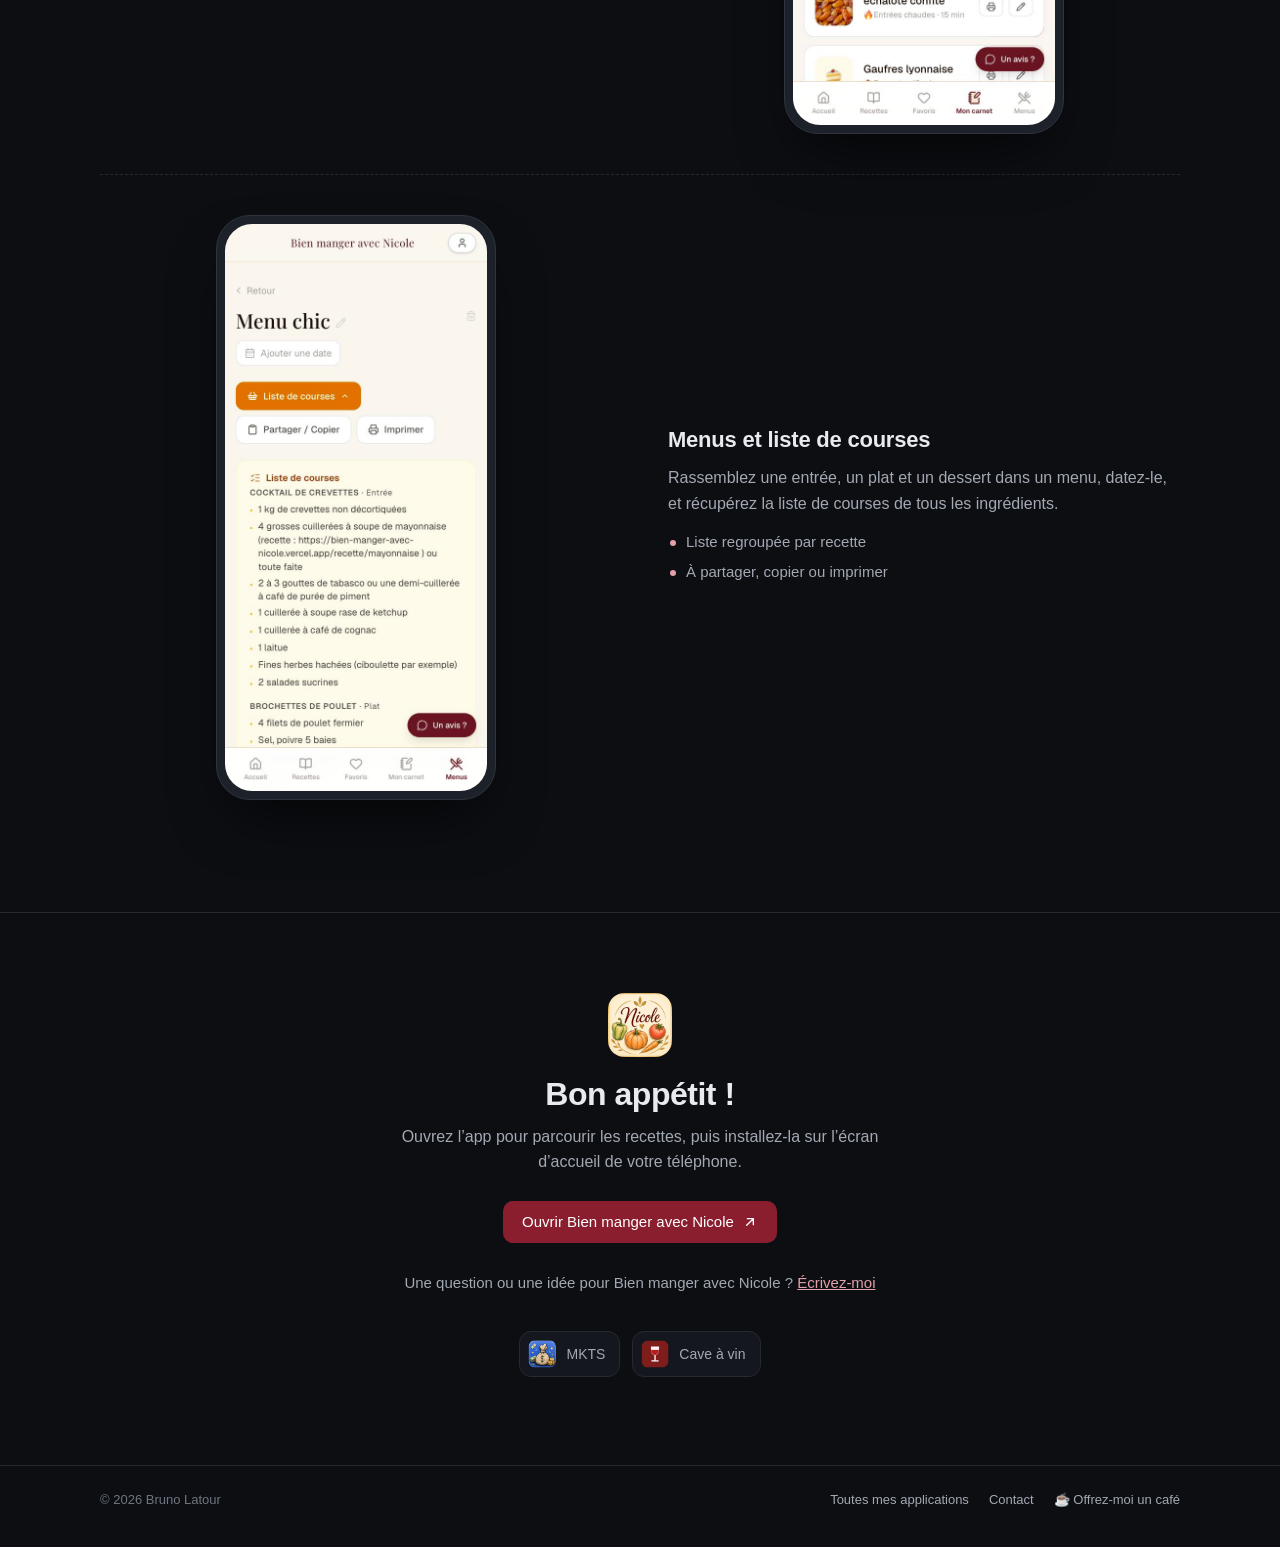
<file: nicole.html>
<!doctype html>
<html lang="fr">
<head>
  <meta charset="utf-8">
  <meta name="viewport" content="width=device-width, initial-scale=1">
  <title>Bien manger avec Nicole – Recettes de cuisine familiale, menus et liste de courses</title>
  <meta name="description" content="243 recettes de cuisine familiale tirées du livre de Nicole, avec mode cuisine pas à pas, carnet de recettes personnel, menus, liste de courses, impression et partage.">
  <link rel="canonical" href="https://blatourdev.github.io/nicole.html">
  <meta property="og:type" content="website">
  <meta property="og:site_name" content="Applications de Bruno Latour">
  <meta property="og:locale" content="fr_FR">
  <meta property="og:url" content="https://blatourdev.github.io/nicole.html">
  <meta property="og:title" content="Bien manger avec Nicole – Le livre de cuisine de ma maman, dans votre poche">
  <meta property="og:description" content="243 recettes de cuisine familiale tirées du livre de Nicole, avec mode cuisine pas à pas, carnet de recettes personnel, menus, liste de courses, impression et partage.">
  <meta property="og:image" content="https://blatourdev.github.io/img/og-nicole.jpg">
  <meta property="og:image:width" content="1200">
  <meta property="og:image:height" content="630">
  <meta property="og:image:alt" content="Bien manger avec Nicole : fiche recette de la ratatouille">
  <meta name="twitter:card" content="summary_large_image">
  <meta name="theme-color" content="#0c0e12">
  <meta name="color-scheme" content="dark">
  <link rel="icon" type="image/png" href="img/nicole-icon.png">
  <link rel="stylesheet" href="style.css?v=3">
</head>
<body class="nicole">
  <nav class="topbar">
    <div class="wrap">
      <a class="back" href="./"><svg viewBox="0 0 24 24" fill="none" stroke="currentColor" stroke-width="2" stroke-linecap="round" stroke-linejoin="round" aria-hidden="true"><path d="M15 18l-6-6 6-6"/></svg>Toutes mes applications</a>
      <div class="topbar-right">
        <a class="topbar-link" href="contact.html?app=nicole">Contact</a>
        <a class="btn" href="https://www.bien-manger-avec-nicole.fr/" target="_blank" rel="noopener"><span>Ouvrir l’app</span><svg viewBox="0 0 24 24" fill="none" stroke="currentColor" stroke-width="2" stroke-linecap="round" stroke-linejoin="round" aria-hidden="true"><path d="M7 17 17 7M8 7h9v9"/></svg></a>
      </div>
    </div>
  </nav>

  <header class="wrap app-hero">
    <div>
      <div class="app-id"><img src="img/nicole-icon.png" alt="" width="56" height="56"><span>Bien manger avec Nicole · recettes de famille</span></div>
      <h1>Le livre de cuisine de ma maman, <em>dans votre poche</em></h1>
      <p class="lead">243 recettes de cuisine familiale, des entrées aux desserts, retranscrites du livre de Nicole. Pour cuisiner, organiser ses repas et faire ses courses sans rien oublier.</p>
      <div class="cta-row">
        <a class="btn" href="https://www.bien-manger-avec-nicole.fr/" target="_blank" rel="noopener">Ouvrir l’app<svg viewBox="0 0 24 24" fill="none" stroke="currentColor" stroke-width="2" stroke-linecap="round" stroke-linejoin="round" aria-hidden="true"><path d="M7 17 17 7M8 7h9v9"/></svg></a>
        <a class="btn btn-ghost" href="#fonctions">Voir ce qu’elle fait</a>
      </div>
      <ul class="badges">
        <li><svg viewBox="0 0 24 24" fill="none" stroke="currentColor" stroke-width="2" stroke-linecap="round" stroke-linejoin="round" aria-hidden="true"><path d="M20 6 9 17l-5-5"/></svg>243 recettes</li>
        <li><svg viewBox="0 0 24 24" fill="none" stroke="currentColor" stroke-width="2" stroke-linecap="round" stroke-linejoin="round" aria-hidden="true"><path d="M20 6 9 17l-5-5"/></svg>Mode cuisine</li>
        <li><svg viewBox="0 0 24 24" fill="none" stroke="currentColor" stroke-width="2" stroke-linecap="round" stroke-linejoin="round" aria-hidden="true"><path d="M20 6 9 17l-5-5"/></svg>Tout débloqué avec le livre</li>
      </ul>
    </div>
    <div class="phones">
      <div class="phone"><img src="img/nicole.jpg" alt="Accueil de Bien manger avec Nicole" width="554" height="1200"></div>
      <div class="phone"><img src="img/nicole-recette.jpg" alt="Fiche de la recette de la ratatouille" width="536" height="1160"></div>
    </div>
  </header>

  <main>
    <section class="block">
      <div class="wrap">
        <div class="section-head">
          <p class="kicker">Bien plus qu’un livre</p>
          <h2 class="h">Tout ce qu’il faut pour passer en cuisine</h2>
        </div>
        <div class="promises">
          <div class="promise">
            <div class="ico"><svg viewBox="0 0 24 24" fill="none" stroke="currentColor" stroke-width="2" stroke-linecap="round" stroke-linejoin="round" aria-hidden="true"><path d="M2 5h7a3 3 0 0 1 3 3v12a2 2 0 0 0-2-2H2zM22 5h-7a3 3 0 0 0-3 3v12a2 2 0 0 1 2-2h8z"/></svg></div>
            <h3>Les recettes de Nicole</h3>
            <p>Classées par catégorie, avec les temps, le matériel, la conservation et les accompagnements.</p>
          </div>
          <div class="promise">
            <div class="ico"><svg viewBox="0 0 24 24" fill="none" stroke="currentColor" stroke-width="2" stroke-linecap="round" stroke-linejoin="round" aria-hidden="true"><path d="M12 20h9M16.5 3.5a2.1 2.1 0 0 1 3 3L7 19l-4 1 1-4z"/></svg></div>
            <h3>Votre propre carnet</h3>
            <p>Ajoutez vos recettes à vous, à côté de celles de Nicole, et vos notes sur chaque plat.</p>
          </div>
          <div class="promise">
            <div class="ico"><svg viewBox="0 0 24 24" fill="none" stroke="currentColor" stroke-width="2" stroke-linecap="round" stroke-linejoin="round" aria-hidden="true"><circle cx="9" cy="20" r="1.5"/><circle cx="18" cy="20" r="1.5"/><path d="M2 3h3l2.7 12.4a2 2 0 0 0 2 1.6h7.7a2 2 0 0 0 2-1.6L21 7H6"/></svg></div>
            <h3>Menus et courses</h3>
            <p>Composez un menu, la liste de courses se fait toute seule.</p>
          </div>
          <div class="promise">
            <div class="ico"><svg viewBox="0 0 24 24" fill="none" stroke="currentColor" stroke-width="2" stroke-linecap="round" stroke-linejoin="round" aria-hidden="true"><circle cx="12" cy="8" r="4"/><path d="M4 21v-1a6 6 0 0 1 12 0v1"/></svg></div>
            <h3>Gratuit, ou complet avec le livre</h3>
            <p>La version gratuite donne accès à une partie des recettes et des fonctionnalités. L’achat du livre débloque tout, sans abonnement.</p>
          </div>
        </div>
      </div>
    </section>

    <section class="block" id="fonctions">
      <div class="wrap">
        <div class="section-head">
          <p class="kicker">Dans l’app</p>
          <h2 class="h">De la recette à l’assiette</h2>
        </div>

        <div class="feature">
          <div>
            <h3>Des recettes complètes</h3>
            <p>Chaque fiche donne les temps de préparation et de cuisson, le coût par personne, le matériel et la conservation. Les quantités s’adaptent au nombre de convives.</p>
            <ul class="features">
              <li>Favoris en un geste</li>
              <li>Impression d’une recette</li>
              <li>Partage avec vos proches</li>
            </ul>
          </div>
          <div class="feature-media"><div class="phone"><img src="img/nicole-recette.jpg" alt="Fiche recette avec favoris, mode cuisine, partage et impression" loading="lazy" width="536" height="1160"></div></div>
        </div>

        <div class="feature">
          <div>
            <h3>Le mode cuisine</h3>
            <p>Une étape à la fois, en gros caractères, lisible de loin même les mains pleines de farine. On passe d’une étape à l’autre d’un simple appui.</p>
          </div>
          <div class="feature-media"><div class="phone"><img src="img/nicole-cuisine.jpg" alt="Mode cuisine : étape 1 sur 6 de la ratatouille" loading="lazy" width="536" height="1160"></div></div>
        </div>

        <div class="feature">
          <div>
            <h3>Mon carnet</h3>
            <p>Votre carnet de recettes personnel : vos plats, vos catégories, vos photos. Chaque recette s’imprime ou se modifie à tout moment.</p>
          </div>
          <div class="feature-media"><div class="phone"><img src="img/nicole-carnet.jpg" alt="Mon carnet : liste de recettes personnelles" loading="lazy" width="536" height="1160"></div></div>
        </div>

        <div class="feature">
          <div>
            <h3>Menus et liste de courses</h3>
            <p>Rassemblez une entrée, un plat et un dessert dans un menu, datez-le, et récupérez la liste de courses de tous les ingrédients.</p>
            <ul class="features">
              <li>Liste regroupée par recette</li>
              <li>À partager, copier ou imprimer</li>
            </ul>
          </div>
          <div class="feature-media"><div class="phone"><img src="img/nicole-courses.jpg" alt="Menu avec sa liste de courses" loading="lazy" width="536" height="1160"></div></div>
        </div>
      </div>
    </section>

    <section class="closing">
      <div class="wrap">
        <img src="img/nicole-icon.png" alt="" width="64" height="64">
        <h2 class="h">Bon appétit !</h2>
        <p>Ouvrez l’app pour parcourir les recettes, puis installez-la sur l’écran d’accueil de votre téléphone.</p>
        <a class="btn" href="https://www.bien-manger-avec-nicole.fr/" target="_blank" rel="noopener">Ouvrir Bien manger avec Nicole<svg viewBox="0 0 24 24" fill="none" stroke="currentColor" stroke-width="2" stroke-linecap="round" stroke-linejoin="round" aria-hidden="true"><path d="M7 17 17 7M8 7h9v9"/></svg></a>
        <p class="ask">Une question ou une idée pour Bien manger avec Nicole ? <a href="contact.html?app=nicole">Écrivez-moi</a></p>
        <div class="others">
          <a href="mkts.html"><img src="img/mkts-icon.png" alt="">MKTS</a>
          <a href="cave-a-vin.html"><img src="img/cave-icon.png" alt="">Cave à vin</a>
        </div>
      </div>
    </section>
  </main>

  <footer>
    <div class="wrap">
      <span>© 2026 Bruno Latour</span>
      <span class="foot-links"><a href="./">Toutes mes applications</a><a href="contact.html">Contact</a><a href="https://buymeacoffee.com/blatourdev" target="_blank" rel="noopener">☕ Offrez-moi un café</a></span>
    </div>
  </footer>
</body>
</html>
</file>
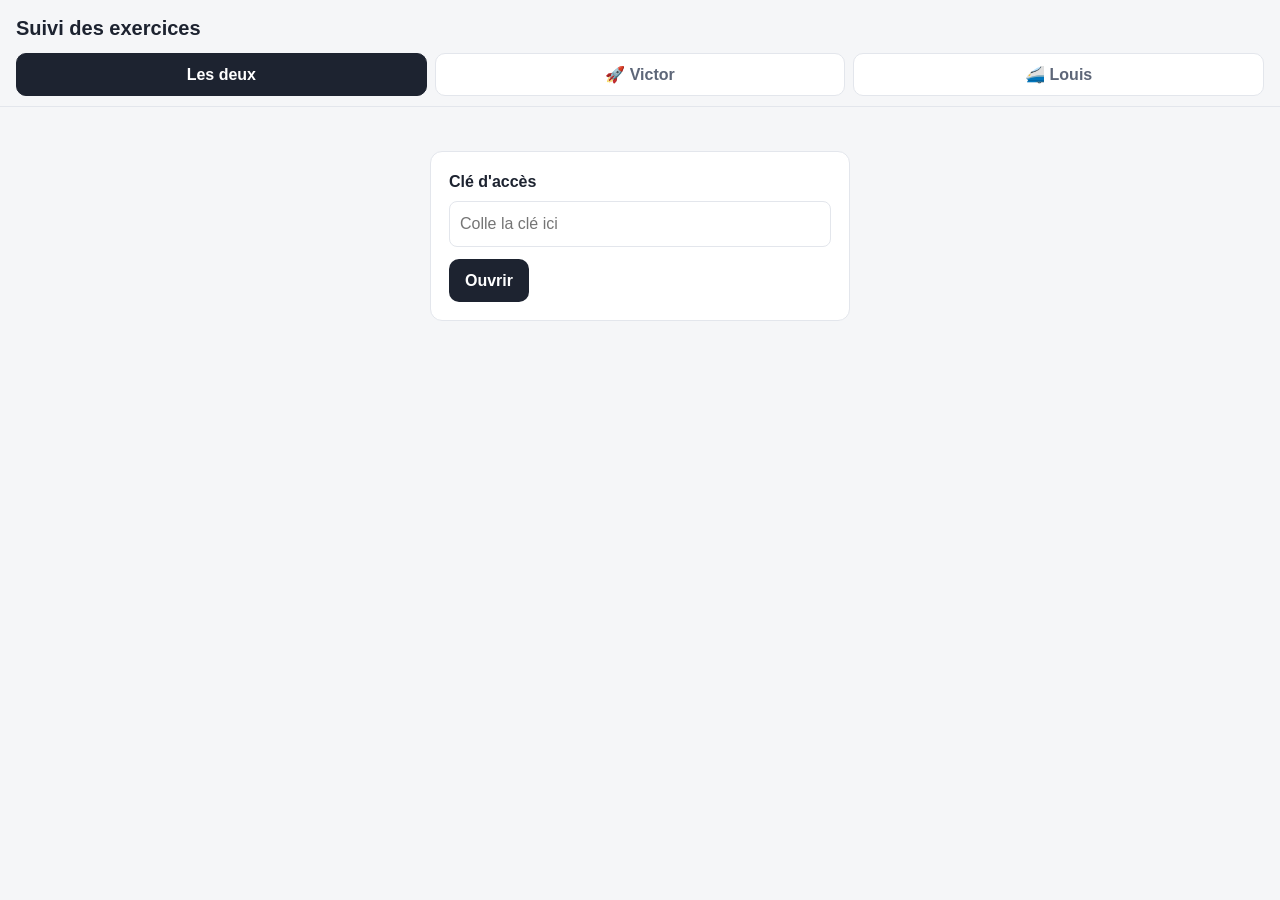
<file: exercices/papa.html>
<!DOCTYPE html>
<html lang="fr">
<head>
<meta charset="utf-8">
<meta name="viewport" content="width=device-width, initial-scale=1, viewport-fit=cover">
<meta name="robots" content="noindex, nofollow">
<meta name="apple-mobile-web-app-capable" content="yes">
<meta name="apple-mobile-web-app-title" content="Exos · Papa">
<title>Exercices · suivi Papa</title>
<style>
  :root{--bg:#f5f6f8;--card:#fff;--ink:#1d2330;--mut:#5d6678;--line:#e3e6ec;--ok:#1f8a4c;--mid:#c98a00;--ko:#c63d3d;--acc:#3557d6}
  *{box-sizing:border-box}
  body{margin:0;font:16px/1.45 -apple-system,BlinkMacSystemFont,"Segoe UI",Arial,sans-serif;background:var(--bg);color:var(--ink);padding:env(safe-area-inset-top) 0 40px}
  header{position:sticky;top:0;background:var(--bg);padding:14px 16px 10px;z-index:2;border-bottom:1px solid var(--line)}
  h1{font-size:1.25em;margin:0 0 10px}
  .tabs{display:flex;gap:8px}
  .tabs button{flex:1;padding:9px 6px;border:1px solid var(--line);background:#fff;border-radius:10px;font:inherit;font-weight:600;color:var(--mut)}
  .tabs button.on{background:var(--ink);color:#fff;border-color:var(--ink)}
  main{padding:14px 16px;max-width:760px;margin:0 auto}
  .sum{display:grid;grid-template-columns:repeat(2,1fr);gap:10px;margin-bottom:16px}
  .tile{background:var(--card);border:1px solid var(--line);border-radius:12px;padding:12px}
  .tile .k{font-size:.8em;color:var(--mut)} .tile .v{font-size:1.35em;font-weight:700}
  .tile .s{font-size:.85em;color:var(--mut)}
  .day{font-size:.85em;font-weight:700;color:var(--mut);text-transform:capitalize;margin:18px 2px 8px}
  .g{background:var(--card);border:1px solid var(--line);border-radius:12px;padding:12px 14px;margin-bottom:10px}
  .row{display:flex;align-items:center;gap:10px}
  .who{font-size:1.3em}
  .t{font-weight:650;flex:1;min-width:0}
  .t small{display:block;font-weight:400;color:var(--mut)}
  .sc{font-weight:800;font-size:1.1em;white-space:nowrap}
  .sc.ok{color:var(--ok)} .sc.mid{color:var(--mid)} .sc.ko{color:var(--ko)}
  .meta{font-size:.85em;color:var(--mut);margin-top:6px}
  .tag{display:inline-block;font-size:.75em;font-weight:700;padding:1px 7px;border-radius:99px;background:#fde8e8;color:var(--ko);margin-left:6px;vertical-align:1px}
  details{margin-top:8px;border-top:1px dashed var(--line);padding-top:8px}
  summary{cursor:pointer;color:var(--acc);font-size:.9em;font-weight:600}
  ul.err{margin:8px 0 0;padding:0;list-style:none}
  ul.err li{padding:7px 0;border-bottom:1px solid var(--line);font-size:.92em}
  ul.err li:last-child{border:0}
  .q{color:var(--mut)} .a{font-weight:650} .ess{font-size:.8em;color:var(--mut)}
  .empty,.msg{text-align:center;color:var(--mut);padding:30px 10px}
  form{background:var(--card);border:1px solid var(--line);border-radius:12px;padding:18px;max-width:420px;margin:30px auto}
  input{width:100%;font:inherit;padding:10px;border:1px solid var(--line);border-radius:8px;margin:8px 0 12px}
  .btn{font:inherit;font-weight:700;padding:10px 16px;border-radius:10px;border:0;background:var(--ink);color:#fff}
  .foot{text-align:center;margin-top:20px}
  .link{background:none;border:0;color:var(--acc);font:inherit;font-size:.9em}
</style>
</head>
<body>
<header>
  <h1>Suivi des exercices</h1>
  <div class="tabs" id="tabs">
    <button data-k="" class="on">Les deux</button>
    <button data-k="victor">🚀 Victor</button>
    <button data-k="louis">🚄 Louis</button>
  </div>
</header>
<main id="main"><p class="msg">Chargement…</p></main>
<script>
const API="https://exercices.bruno-b49.workers.dev/resultats";
const KIDS={victor:{n:"Victor",e:"🚀"},louis:{n:"Louis",e:"🚄"}};
const main=document.getElementById("main");
let filt="", rows=[];

function getKey(){
  const m=location.hash.match(/k=([^&]+)/);
  if(m){try{localStorage.setItem("papa_key",decodeURIComponent(m[1]))}catch(e){} history.replaceState(null,"",location.pathname);}
  try{return localStorage.getItem("papa_key")}catch(e){return null}
}
const esc=s=>String(s??"").replace(/[&<>"]/g,c=>({"&":"&amp;","<":"&lt;",">":"&gt;",'"':"&quot;"}[c]));
const when=s=>new Date(s.replace(" ","T")+"Z");
const dur=s=>s==null?"":s<60?s+" s":Math.floor(s/60)+" min "+String(s%60).padStart(2,"0");
const pct=r=>r.total?Math.round(r.score/r.total*100):0;
const cls=p=>p>=80?"ok":p>=55?"mid":"ko";

function askKey(err){
  main.innerHTML=`<form id="f"><b>Clé d'accès</b>${err?`<p style="color:var(--ko)">${err}</p>`:""}
    <input id="k" autocomplete="off" autocapitalize="off" spellcheck="false" placeholder="Colle la clé ici">
    <button class="btn">Ouvrir</button></form>`;
  document.getElementById("f").onsubmit=e=>{e.preventDefault();try{localStorage.setItem("papa_key",document.getElementById("k").value.trim())}catch(x){}load();};
}

function load(){
  const key=getKey(); if(!key) return askKey();
  main.innerHTML=`<p class="msg">Chargement…</p>`;
  fetch(API+"?limite=300",{headers:{Authorization:"Bearer "+key},cache:"no-store"})
    .then(r=>{if(r.status===401){try{localStorage.removeItem("papa_key")}catch(e){} throw "Clé incorrecte.";} if(!r.ok) throw "Erreur "+r.status; return r.json();})
    .then(d=>{rows=d;render();})
    .catch(e=>typeof e==="string"&&e.startsWith("Clé")?askKey(e):main.innerHTML=`<p class="msg">Impossible de charger les résultats (${esc(e)}).<br><button class="link" onclick="load()">Réessayer</button></p>`);
}

function summary(list){
  const kids=filt?[filt]:["victor","louis"], since=Date.now()-7*864e5;
  return `<div class="sum">${kids.map(k=>{
    const w=list.filter(r=>r.enfant===k&&when(r.recu_le)>=since);
    const fin=w.filter(r=>r.termine);
    const moy=fin.length?Math.round(fin.reduce((a,r)=>a+pct(r),0)/fin.length):null;
    const t=w.reduce((a,r)=>a+(r.duree_s||0),0);
    return `<div class="tile"><div class="k">${KIDS[k].e} ${KIDS[k].n} · 7 derniers jours</div>
      <div class="v">${w.length} partie${w.length>1?"s":""}</div>
      <div class="s">${moy===null?"—":"Moyenne "+moy+" %"} · ${dur(t)||"0 s"}${w.length-fin.length?` · ${w.length-fin.length} abandon${w.length-fin.length>1?"s":""}`:""}</div></div>`;
  }).join("")}</div>`;
}

function render(){
  const list=rows.filter(r=>!filt||r.enfant===filt);
  let h=summary(rows.filter(r=>!filt||r.enfant===filt));
  if(!list.length){ main.innerHTML=h+`<p class="empty">Aucune partie pour l'instant.</p>`+foot(); return; }
  let last="";
  list.forEach(r=>{
    const d=when(r.recu_le), day=d.toLocaleDateString("fr-FR",{weekday:"long",day:"numeric",month:"long"});
    if(day!==last){h+=`<div class="day">${day}</div>`;last=day;}
    const p=pct(r); let errs=[]; try{errs=JSON.parse(r.erreurs||"[]")}catch(e){}
    const byQ={}; errs.forEach(e=>{(byQ[e.n]=byQ[e.n]||{q:e.question,part:e.partie,a:[]}).a[e.essai]=e.reponse;});
    const qs=Object.keys(byQ).sort((a,b)=>a-b);
    h+=`<div class="g"><div class="row"><span class="who" aria-hidden="true">${KIDS[r.enfant]?.e||""}</span>
      <div class="t">${esc(r.exercice_titre||r.exercice_id)}${r.termine?"":`<span class="tag">abandonné</span>`}
      <small>${KIDS[r.enfant]?.n||r.enfant} · ${d.toLocaleTimeString("fr-FR",{hour:"2-digit",minute:"2-digit"})}</small></div>
      <div class="sc ${cls(p)}">${r.score} / ${r.total}<br><small style="font-weight:600">${p} %</small></div></div>
      <div class="meta">⏱ ${dur(r.duree_s)} · 💡 ${r.indices} indice${r.indices>1?"s":""} · 🆘 ${r.reponses_donnees} réponse${r.reponses_donnees>1?"s":""} donnée${r.reponses_donnees>1?"s":""}</div>
      ${qs.length?`<details><summary>${qs.length} question${qs.length>1?"s":""} avec erreur</summary><ul class="err">${qs.map(n=>{const x=byQ[n];
        return `<li><span class="ess">Q${n}${x.part?" · "+esc(x.part):""}</span><br><span class="q">${esc(x.q)}</span><br>
        1er essai : <span class="a">${esc(x.a[1]||"—")}</span>${x.a[2]!==undefined?` · 2e essai : <span class="a">${esc(x.a[2]||"—")}</span>`:` · <span style="color:var(--ok)">réussi au 2e essai</span>`}</li>`;}).join("")}</ul></details>`:""}
    </div>`;
  });
  main.innerHTML=h+foot();
}
const foot=()=>`<p class="foot"><button class="link" onclick="load()">↻ Actualiser</button></p>`;

document.getElementById("tabs").addEventListener("click",e=>{
  const b=e.target.closest("button"); if(!b) return; filt=b.dataset.k;
  document.querySelectorAll("#tabs button").forEach(x=>x.classList.toggle("on",x===b)); if(rows.length) render();
});
document.addEventListener("visibilitychange",()=>{if(document.visibilityState==="visible"&&rows.length) load()});
load();
</script>
</body>
</html>
</file>
<file: style.css>
:root {
  --bg: #0c0e12;
  --surface: #14171d;
  --surface-2: #1a1e25;
  --border: #242932;
  --border-strong: #353b46;
  --text: #e8eaed;
  --text-2: #a3a9b3;
  --text-3: #6f7681;
  --radius: 14px;
  --accent: #8a93a0;
  --accent-soft: rgba(138,147,160,.14);
  --font: -apple-system, BlinkMacSystemFont, "Segoe UI", Roboto, "Helvetica Neue", Arial, sans-serif;
}
* { box-sizing: border-box; }
html { -webkit-text-size-adjust: 100%; scroll-behavior: smooth; }
body {
  margin: 0; background: var(--bg); color: var(--text);
  font-family: var(--font); line-height: 1.6; -webkit-font-smoothing: antialiased;
}
a { color: inherit; }
img { max-width: 100%; height: auto; display: block; }
.wrap { max-width: 1120px; margin: 0 auto; padding: 0 20px; }

/* Couleurs propres à chaque app (relevées sur les sites) */
.mkts   { --accent: #2f6bdf; --accent-text: #7fa8f5; --accent-soft: rgba(47,107,223,.14); --tint: #070e1a; }
.nicole { --accent: #8a1e2e; --accent-text: #e3a0aa; --accent-soft: rgba(176,46,66,.16); --tint: #f6efe3; }
.cave   { --accent: #8b2236; --accent-text: #e4b56a; --accent-soft: rgba(201,163,90,.13); --tint: #1c1917; }

/* Boutons */
.btn {
  display: inline-flex; align-items: center; justify-content: center; gap: 8px;
  padding: 11px 18px; border-radius: 10px; border: 1px solid transparent;
  background: var(--accent); color: #fff;
  font-size: 15px; font-weight: 500; text-decoration: none; line-height: 1.2;
  transition: filter .15s ease, border-color .15s ease, background .15s ease;
}
.btn:hover { filter: brightness(1.12); }
.btn:focus-visible { outline: 2px solid var(--text); outline-offset: 3px; }
.btn svg { width: 16px; height: 16px; flex: none; }
.btn-ghost { background: transparent; color: var(--text); border-color: var(--border-strong); }
.btn-ghost:hover { filter: none; border-color: var(--text-3); background: var(--surface-2); }

/* ---------- Accueil ---------- */
header.hero-home { padding-top: 72px; padding-bottom: 40px; }
.eyebrow { font-size: 13px; letter-spacing: .14em; text-transform: uppercase; color: var(--text-3); margin: 0 0 10px; }
h1 { font-size: clamp(30px, 5vw, 44px); font-weight: 600; letter-spacing: -.02em; line-height: 1.15; margin: 0; }
.lead { color: var(--text-2); font-size: 17px; max-width: 580px; margin: 14px 0 0; }

.grid { display: grid; gap: 20px; grid-template-columns: repeat(auto-fill, minmax(300px, 1fr)); padding-bottom: 72px; }
.card {
  display: flex; flex-direction: column; background: var(--surface);
  border: 1px solid var(--border); border-radius: var(--radius); overflow: hidden;
  transition: border-color .2s ease, transform .2s ease;
}
.card:hover { border-color: color-mix(in srgb, var(--accent) 55%, var(--border)); transform: translateY(-3px); }
.card .preview {
  position: relative; height: 240px; overflow: hidden; background: var(--tint);
  border-bottom: 1px solid var(--border); display: flex; justify-content: center; align-items: flex-start;
}
.card .preview img {
  width: 56%; max-width: 210px; margin-top: 28px; border-radius: 18px 18px 0 0;
  border: 1px solid rgba(255,255,255,.08); border-bottom: 0; transition: transform .35s ease;
}
.card:hover .preview img { transform: translateY(-8px); }
.card .body { display: flex; flex-direction: column; flex: 1; padding: 20px 22px 22px; }
.card .title { display: flex; align-items: center; gap: 12px; margin-bottom: 10px; }
.card .title img { width: 40px; height: 40px; border-radius: 10px; flex: none; }
.card h2 { font-size: 19px; font-weight: 600; margin: 0; line-height: 1.25; }
.card h2 a { text-decoration: none; }
.tag { font-size: 12px; color: var(--text-3); margin: 2px 0 0; }
.desc { color: var(--text-2); font-size: 15px; margin: 0 0 14px; }
.features { list-style: none; margin: 0 0 22px; padding: 0; font-size: 14px; color: var(--text-2); }
.features li { position: relative; padding-left: 18px; margin: 6px 0; }
.features li::before {
  content: ""; position: absolute; left: 2px; top: .62em;
  width: 6px; height: 6px; border-radius: 50%; background: var(--accent);
}
.card .actions { margin-top: auto; display: grid; grid-template-columns: 1fr 1fr; gap: 10px; }

/* ---------- Sous-pages ---------- */
.topbar { border-bottom: 1px solid var(--border); }
.topbar .wrap { display: flex; align-items: center; justify-content: space-between; height: 56px; gap: 12px; }
.back { display: inline-flex; align-items: center; gap: 6px; color: var(--text-2); text-decoration: none; font-size: 14px; }
.back:hover { color: var(--text); }
.back svg { width: 16px; height: 16px; }
.topbar .btn { padding: 7px 14px; font-size: 14px; }

.app-hero { display: grid; grid-template-columns: 1.1fr .9fr; gap: 48px; align-items: center; padding-top: 64px; padding-bottom: 64px; }
.app-id { display: flex; align-items: center; gap: 14px; margin-bottom: 22px; }
.app-id img { width: 56px; height: 56px; border-radius: 14px; }
.app-id span { font-size: 14px; color: var(--text-3); }
.app-hero h1 { font-size: clamp(32px, 5vw, 50px); }
.app-hero h1 em { font-style: normal; color: var(--accent-text); }
.app-hero .lead { font-size: 18px; }
.cta-row { display: flex; flex-wrap: wrap; gap: 12px; margin-top: 28px; }
.badges { display: flex; flex-wrap: wrap; gap: 8px; margin-top: 26px; padding: 0; list-style: none; }
.badges li {
  display: inline-flex; align-items: center; gap: 6px; font-size: 13px; color: var(--text);
  padding: 6px 12px; border-radius: 999px; background: var(--accent-soft);
  border: 1px solid color-mix(in srgb, var(--accent-text) 25%, transparent);
}
.badges svg { width: 14px; height: 14px; color: var(--accent-text); }

.phone {
  width: 100%; max-width: 280px; margin: 0 auto; border-radius: 34px; padding: 8px;
  background: #1d2129; border: 1px solid #2e333d;
  box-shadow: 0 30px 60px -20px rgba(0,0,0,.7);
}
.phone img { width: 100%; border-radius: 27px; aspect-ratio: 536 / 1160; object-fit: cover; object-position: top; }
.phones { display: flex; justify-content: center; align-items: flex-end; gap: 0; }
.phones .phone { max-width: 250px; }
.phones .phone:first-child { transform: translateX(28px) rotate(-4deg) scale(.92); opacity: .9; }
.phones .phone:last-child { position: relative; z-index: 1; transform: translateX(-28px) rotate(3deg); }

section.block { padding: 72px 0; border-top: 1px solid var(--border); }
.section-head { max-width: 640px; margin-bottom: 40px; }
.kicker { font-size: 12px; letter-spacing: .14em; text-transform: uppercase; color: var(--accent-text); margin: 0 0 10px; }
h2.h { font-size: clamp(24px, 3.4vw, 32px); font-weight: 600; letter-spacing: -.015em; line-height: 1.2; margin: 0; }
.section-head p { color: var(--text-2); font-size: 16px; margin: 12px 0 0; }

.promises { display: grid; gap: 16px; grid-template-columns: repeat(auto-fit, minmax(220px, 1fr)); }
.promise { background: var(--surface); border: 1px solid var(--border); border-radius: var(--radius); padding: 22px; }
.promise .ico {
  width: 38px; height: 38px; border-radius: 10px; display: grid; place-items: center;
  background: var(--accent-soft); color: var(--accent-text); margin-bottom: 14px;
}
.promise .ico svg { width: 20px; height: 20px; }
.promise h3 { font-size: 16px; font-weight: 600; margin: 0 0 6px; }
.promise p { font-size: 14px; color: var(--text-2); margin: 0; }

.feature { display: grid; grid-template-columns: 1fr 1fr; gap: 56px; align-items: center; padding: 40px 0; }
.feature + .feature { border-top: 1px dashed var(--border); }
.feature:nth-child(odd) .feature-media { order: -1; }
.feature h3 { font-size: 22px; font-weight: 600; letter-spacing: -.01em; margin: 0 0 12px; line-height: 1.25; }
.feature p { color: var(--text-2); margin: 0 0 14px; }
.feature .features { margin: 0; font-size: 15px; }
.feature .features li::before { background: var(--accent-text); }

.closing { text-align: center; padding: 80px 0 88px; border-top: 1px solid var(--border); }
.closing img { width: 64px; height: 64px; border-radius: 16px; margin: 0 auto 18px; }
.closing p { color: var(--text-2); margin: 10px auto 26px; max-width: 520px; }

.others { display: flex; flex-wrap: wrap; gap: 12px; justify-content: center; margin-top: 36px; }
.others a {
  display: inline-flex; align-items: center; gap: 10px; padding: 8px 14px 8px 8px; border-radius: 12px;
  border: 1px solid var(--border); background: var(--surface); text-decoration: none; font-size: 14px; color: var(--text-2);
}
.others a:hover { border-color: var(--border-strong); color: var(--text); }
.others img { width: 28px; height: 28px; border-radius: 7px; margin: 0; }

/* Illustration MKTS : rendement annuel */
.compare { display: grid; grid-template-columns: .8fr 1.2fr; gap: 16px; }
.panel { background: var(--surface); border: 1px solid var(--border); border-radius: var(--radius); padding: 24px; }
.panel .label { font-size: 12px; letter-spacing: .1em; text-transform: uppercase; color: var(--text-3); margin: 0 0 14px; }
.panel.vague { display: flex; flex-direction: column; justify-content: center; }
.panel.vague .big { font-size: 44px; font-weight: 600; letter-spacing: -.02em; color: var(--text); line-height: 1; }
.panel.vague .big small { font-size: 16px; font-weight: 400; color: var(--text-2); letter-spacing: 0; }
.panel.vague p { color: var(--text-3); font-size: 14px; margin: 14px 0 0; }
.years { display: grid; gap: 8px; }
.year { display: grid; grid-template-columns: 48px 1fr 64px; align-items: center; gap: 12px; font-size: 14px; }
.year .y { color: var(--text-3); font-variant-numeric: tabular-nums; }
.year .v { text-align: right; font-variant-numeric: tabular-nums; font-weight: 500; }
.year .bar { position: relative; height: 10px; }
.year .bar::before { content: ""; position: absolute; left: 50%; top: -4px; bottom: -4px; width: 1px; background: var(--border-strong); }
.year .bar i { position: absolute; top: 0; height: 100%; border-radius: 3px; }
.year.pos i { left: 50%; background: #3fb98a; }
.year.neg i { right: 50%; background: #e0646a; }
.year.pos .v { color: #63d3a6; }
.year.neg .v { color: #ef8a8f; }
.note { font-size: 12px; color: var(--text-3); margin: 14px 0 0; }

footer { border-top: 1px solid var(--border); padding: 24px 0 36px; color: var(--text-3); font-size: 13px; }
footer .wrap { display: flex; flex-wrap: wrap; justify-content: space-between; gap: 8px; }
footer a { color: var(--text-2); text-decoration: none; }
footer a:hover { color: var(--text); }

@media (max-width: 860px) {
  .app-hero, .feature, .compare { grid-template-columns: 1fr; gap: 36px; }
  .feature:nth-child(odd) .feature-media { order: 0; }
  .app-hero { padding-top: 40px; }
  .feature-media .phone { max-width: 250px; }
}
@media (max-width: 520px) {
  header.hero-home { padding-top: 48px; padding-bottom: 28px; }
  .grid { grid-template-columns: 1fr; }
  section.block { padding: 56px 0; }
  .phones .phone { max-width: 200px; }
  .phones .phone:first-child { transform: translateX(22px) rotate(-4deg) scale(.92); }
  .phones .phone:last-child { transform: translateX(-22px) rotate(3deg); }
  .topbar .btn span { display: none; }
}
@media (prefers-reduced-motion: reduce) {
  html { scroll-behavior: auto; }
  .card, .card .preview img { transition: none; }
  .card:hover, .card:hover .preview img { transform: none; }
}

/* Soutien */
.btn-coffee { background: #f5d76e; color: #1d1a10; }
.coffee-box {
  display: flex; align-items: center; justify-content: space-between; gap: 24px; flex-wrap: wrap;
  margin: -24px 0 72px; padding: 24px 28px;
  background: var(--surface); border: 1px solid var(--border); border-radius: var(--radius);
}
.coffee-box h2 { font-size: 18px; font-weight: 600; margin: 0 0 4px; }
.coffee-box p { color: var(--text-2); font-size: 15px; margin: 0; }
.foot-links { display: inline-flex; flex-wrap: wrap; gap: 8px 20px; }
.beta-note {
  margin: 16px 0 0; padding: 14px 18px; font-size: 14px; color: var(--text-2);
  border: 1px dashed color-mix(in srgb, var(--accent-text) 40%, var(--border)); border-radius: var(--radius);
}
.beta-note strong { color: var(--accent-text); font-weight: 600; }

/* Page contact */
.contact { max-width: 720px; padding-top: 56px; padding-bottom: 80px; }
.contact-form { margin-top: 32px; display: grid; gap: 16px; background: var(--surface); border: 1px solid var(--border); border-radius: var(--radius); padding: 24px; }
.contact-form .row { display: grid; grid-template-columns: 1fr 1fr; gap: 16px; }
.contact-form label { display: grid; gap: 6px; font-size: 14px; color: var(--text-2); }
.contact-form input, .contact-form select, .contact-form textarea {
  font: inherit; font-size: 16px; color: var(--text); background: var(--bg);
  border: 1px solid var(--border-strong); border-radius: 10px; padding: 10px 12px; width: 100%;
}
.contact-form textarea { resize: vertical; min-height: 140px; }
.contact-form :is(input, select, textarea):focus { outline: none; border-color: var(--text-3); box-shadow: 0 0 0 3px rgba(232,234,237,.08); }
.contact-form .trap { position: absolute; left: -9999px; width: 1px; height: 1px; overflow: hidden; }
.contact-form .hint { margin: 0; font-size: 13px; color: var(--text-3); }
.btn-send { justify-self: start; background: var(--text); color: var(--bg); min-width: 140px; }
.btn-send:disabled { opacity: .6; cursor: wait; }
.form-status { margin: 0; font-size: 14px; min-height: 1.4em; }
.form-status.ok { color: #7fd1a0; }
.form-status.err { color: #f08a8a; }
.beta-link { color: var(--accent-text); font-weight: 500; white-space: nowrap; }
@media (max-width: 560px) { .contact-form .row { grid-template-columns: 1fr; } .contact-form { padding: 18px; } }

/* Lien contact dans les pages d'app */
.topbar-right { display: flex; align-items: center; gap: 18px; }
.topbar-link { color: var(--text-2); text-decoration: none; font-size: 14px; }
.topbar-link:hover { color: var(--text); }
.closing .ask { margin: 28px auto 0; font-size: 15px; color: var(--text-2); }
.closing .ask a { color: var(--accent-text); font-weight: 500; }
</file>
